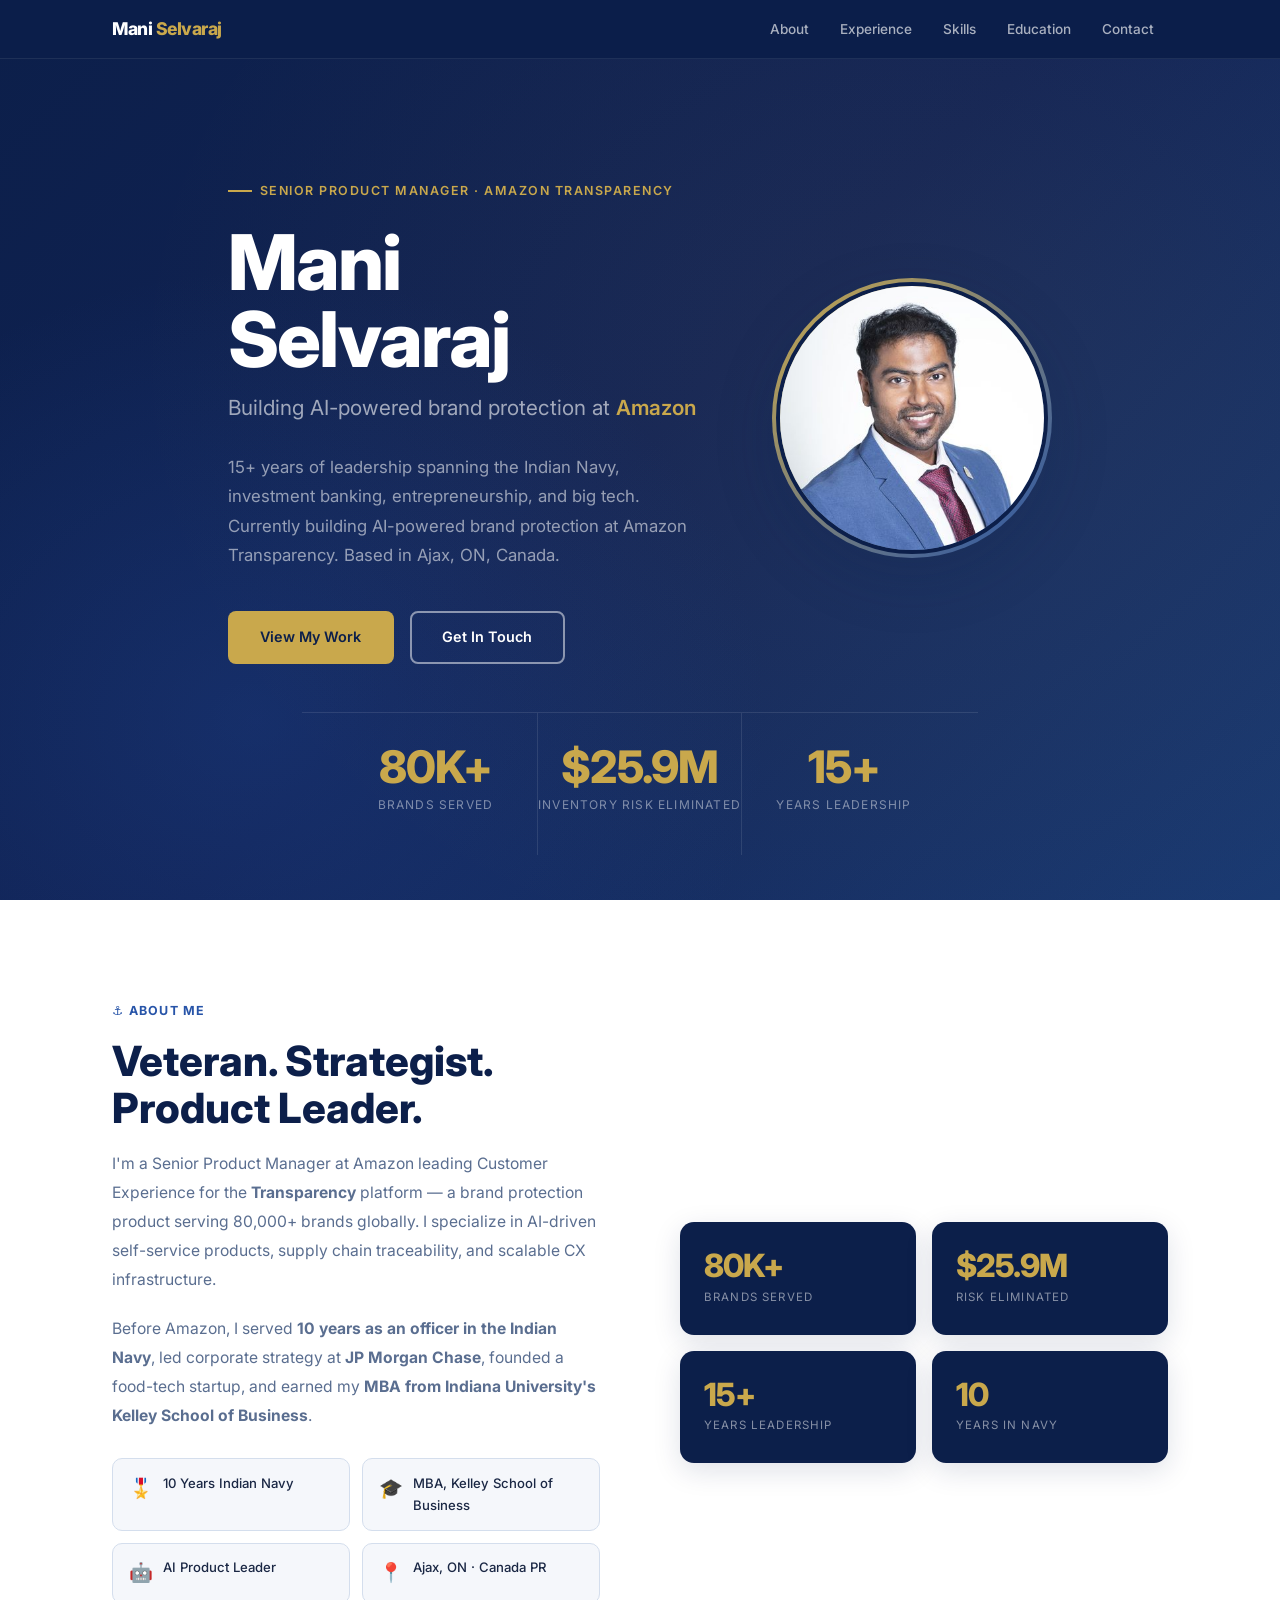
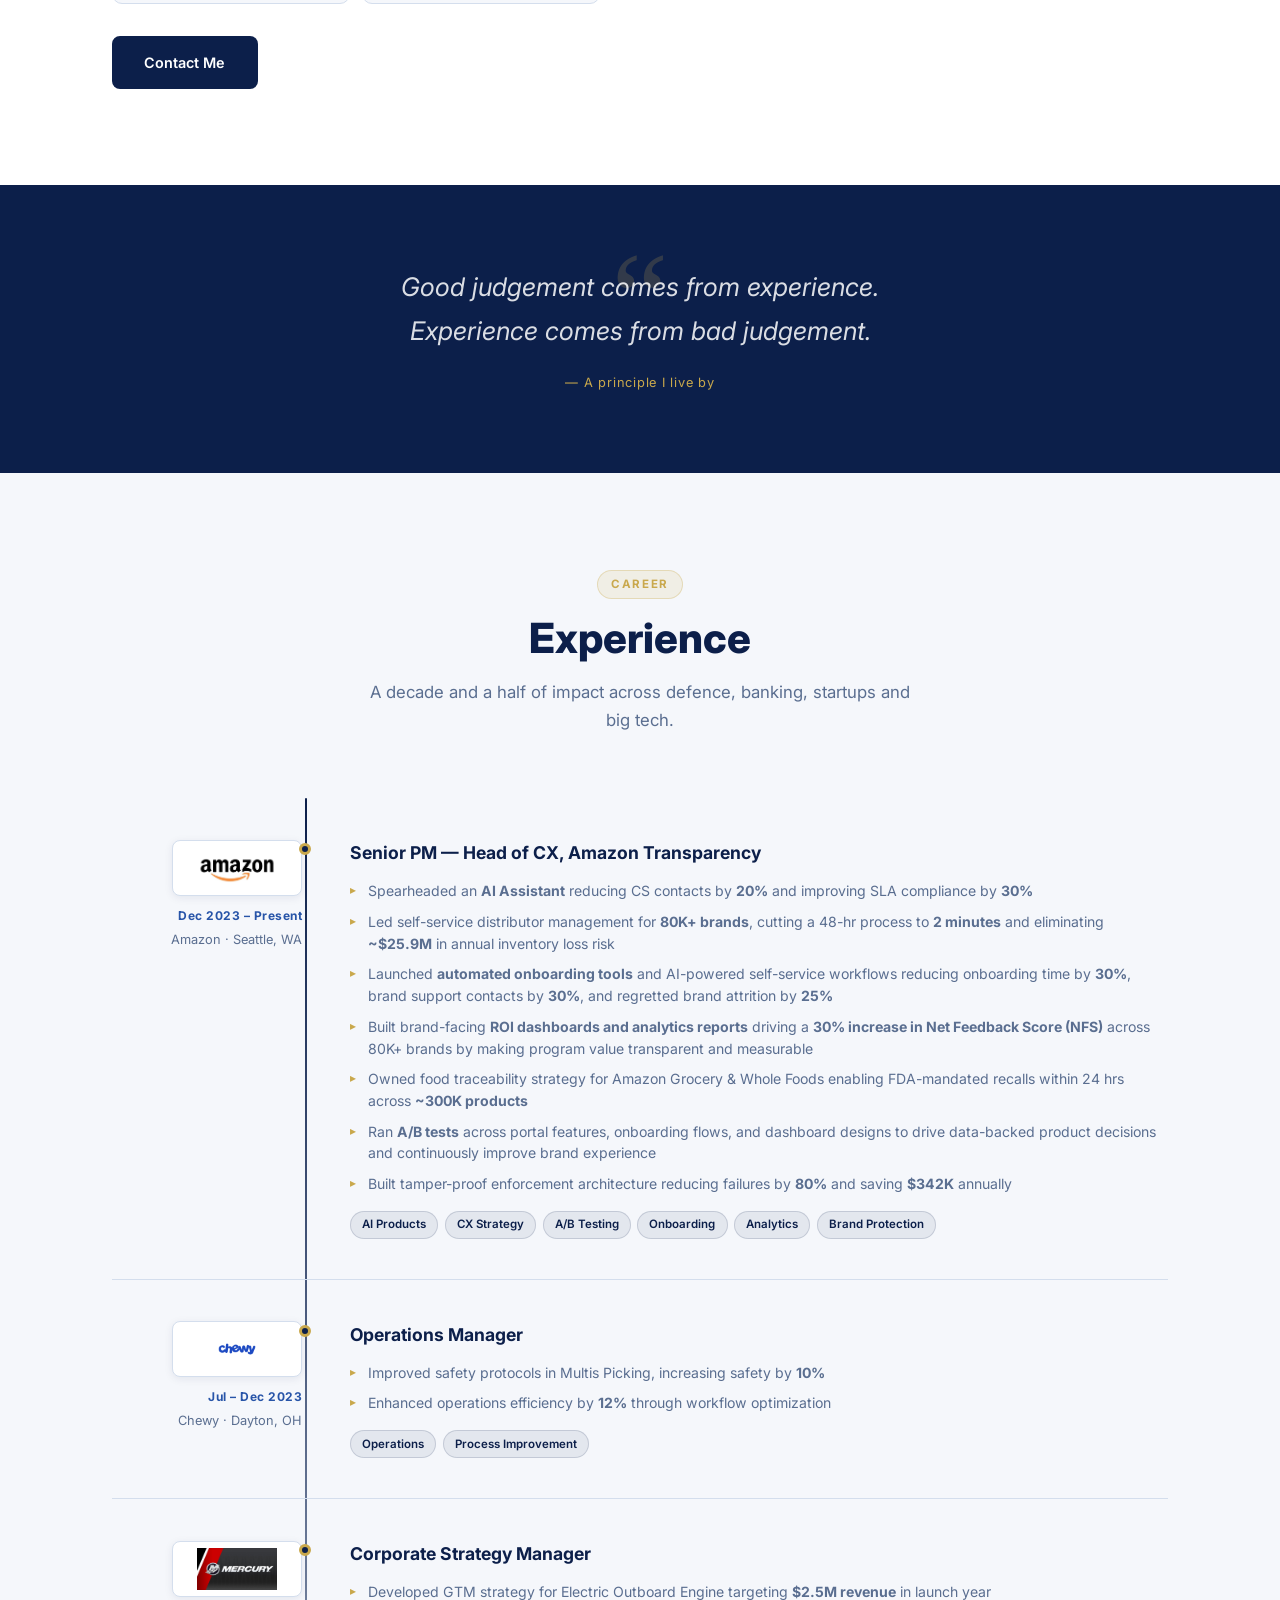
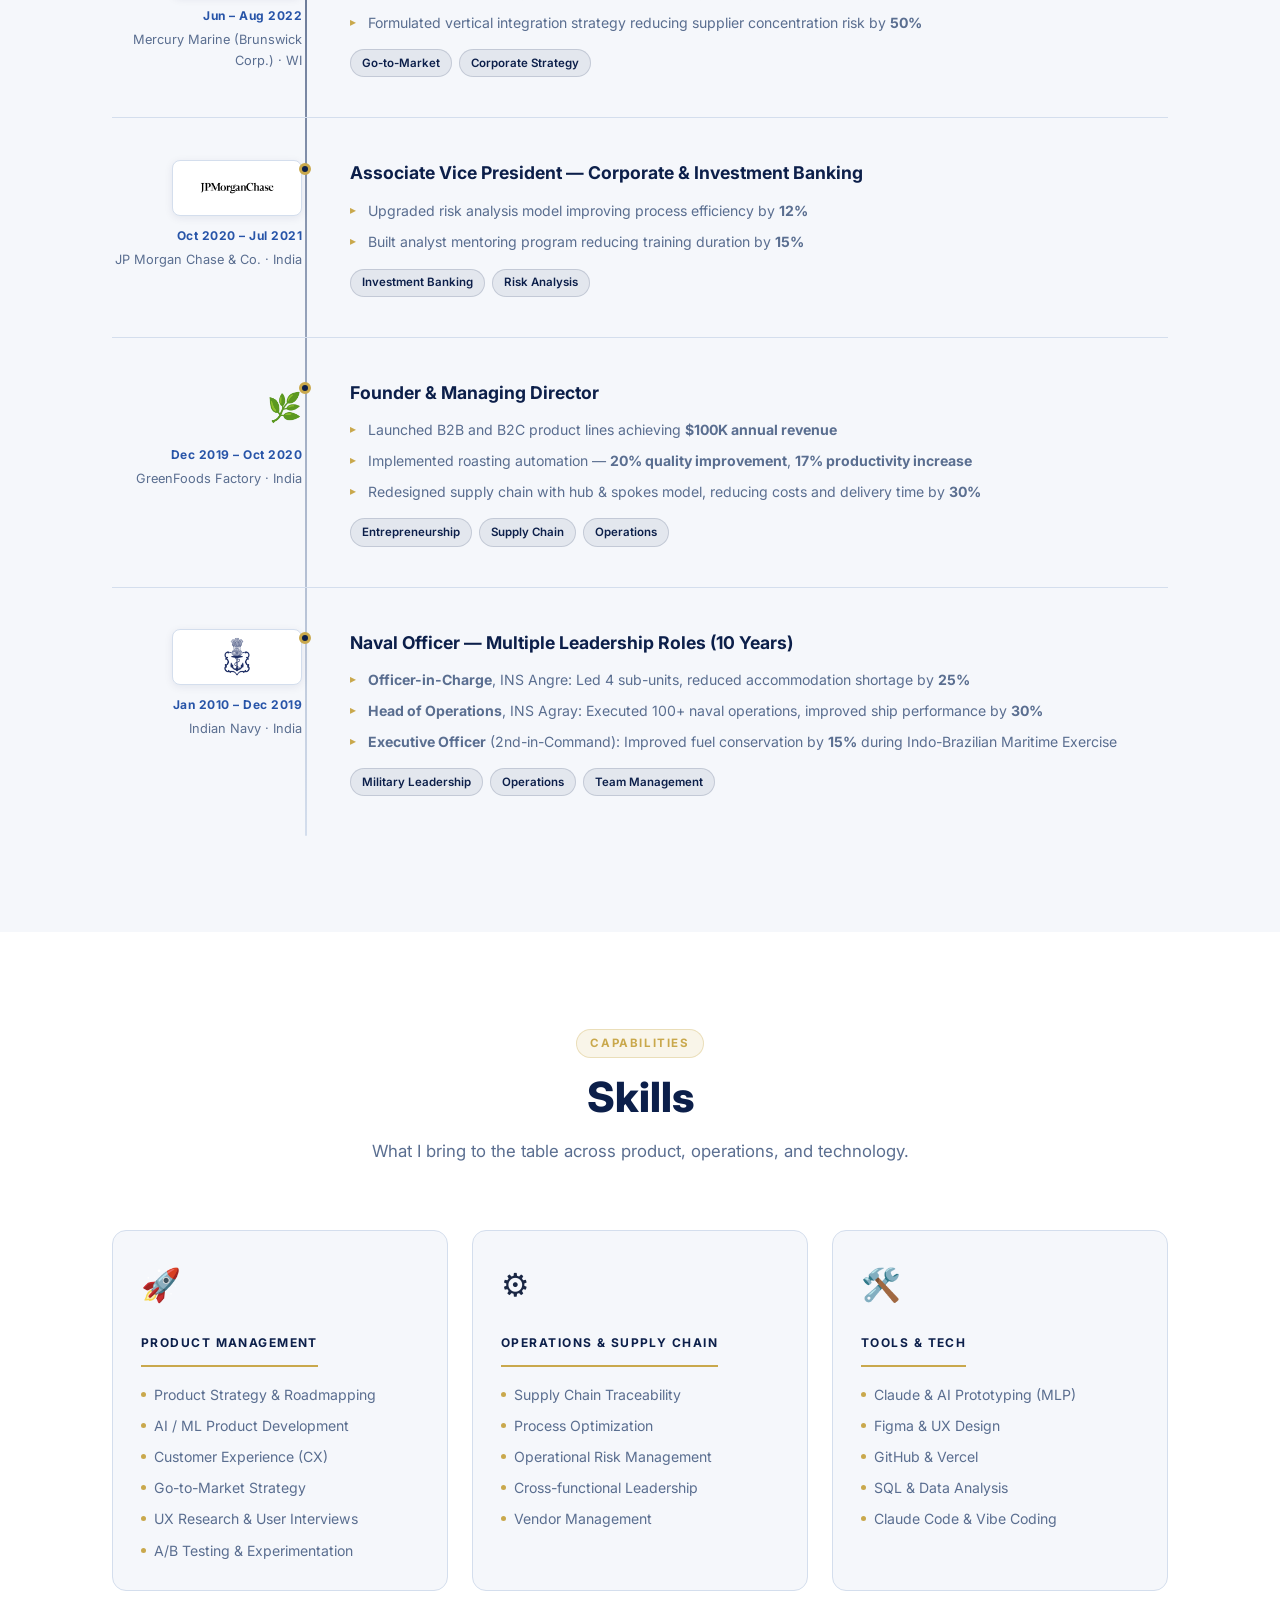
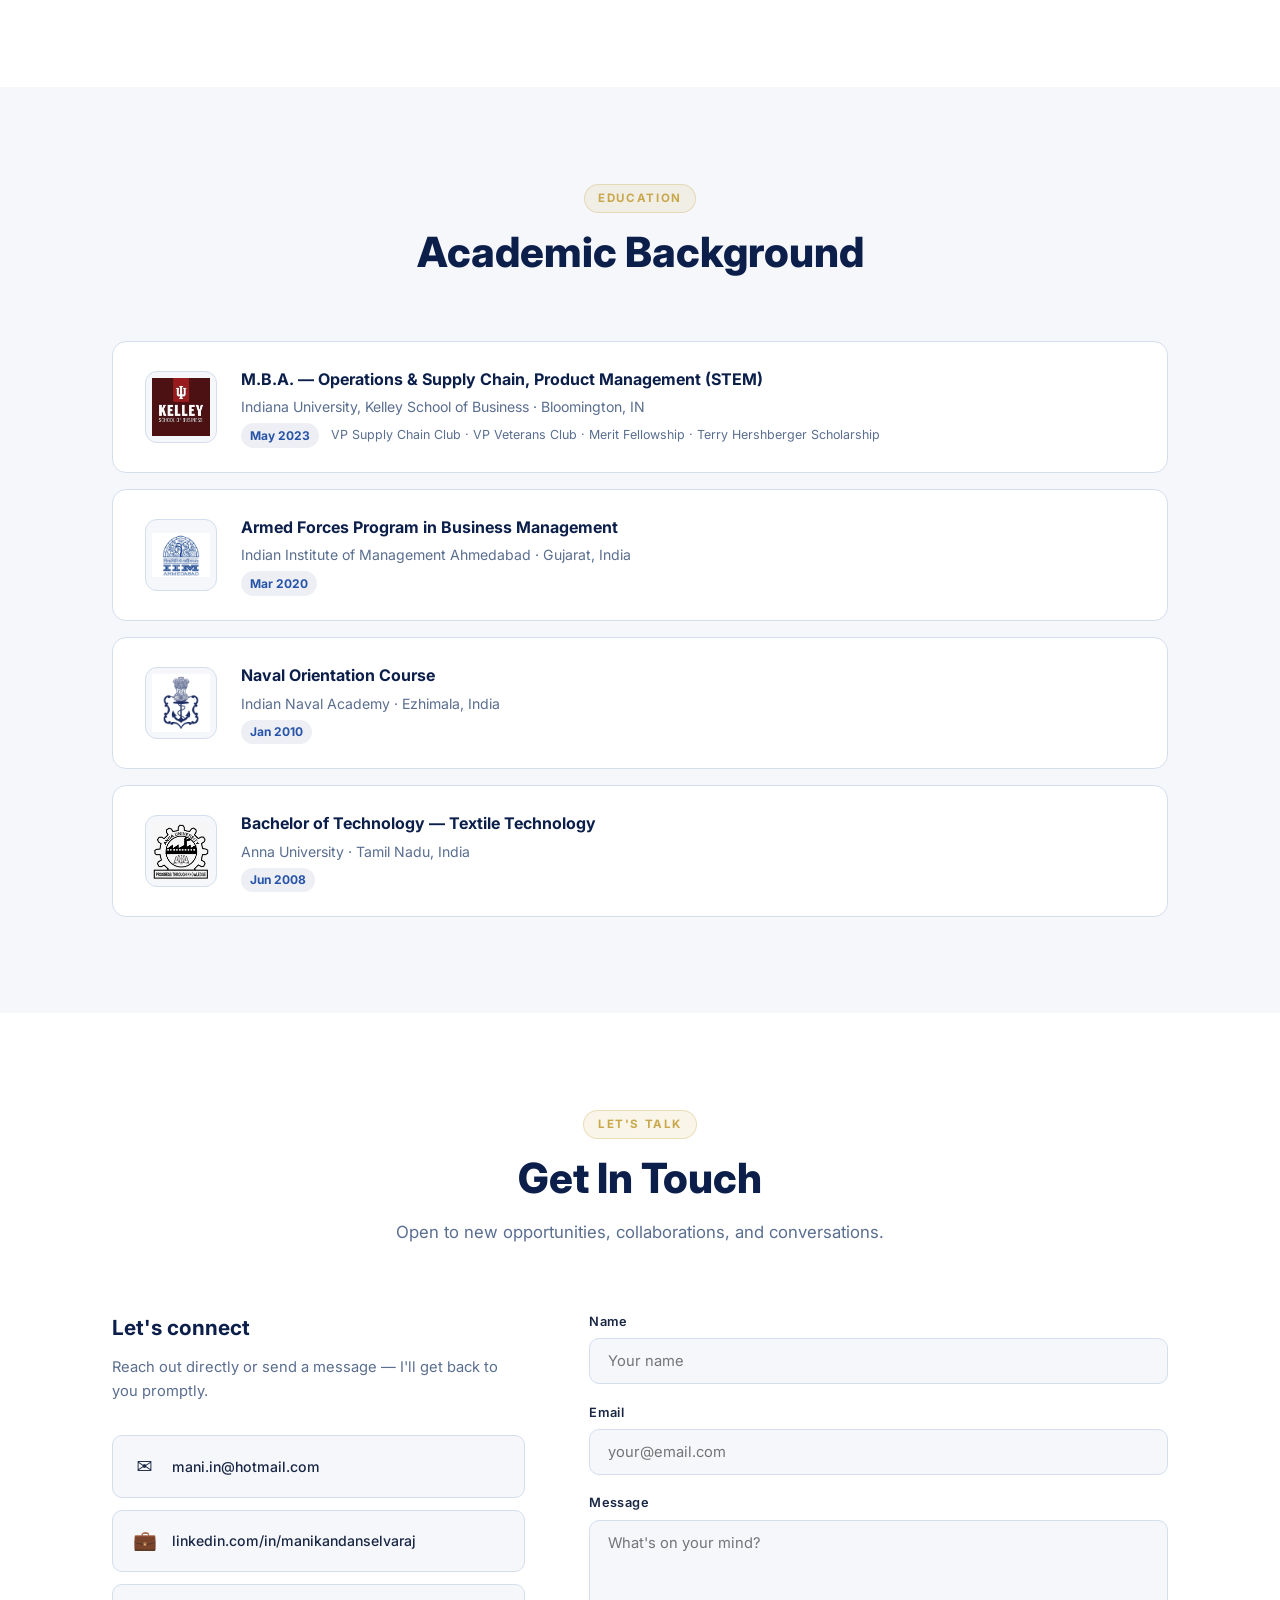
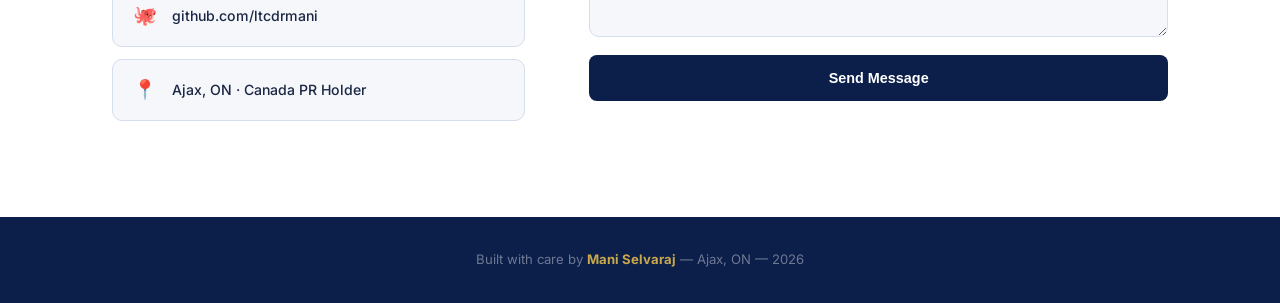
<file: index.html>
<!DOCTYPE html>
<html lang="en">
<head>
  <meta charset="UTF-8" />
  <meta name="viewport" content="width=device-width, initial-scale=1.0" />
  <title>Mani Selvaraj — Senior Product Manager</title>
  <link rel="stylesheet" href="styles.css" />
  <link rel="preconnect" href="https://fonts.googleapis.com" />
  <link rel="preconnect" href="https://fonts.gstatic.com" crossorigin />
  <link href="https://fonts.googleapis.com/css2?family=Inter:wght@300;400;500;600;700;800&display=swap" rel="stylesheet" />
</head>
<body>

  <!-- NAV -->
  <nav class="nav" id="nav">
    <div class="nav__inner">
      <a href="#hero" class="nav__logo">Mani <span>Selvaraj</span></a>
      <ul class="nav__links" id="navLinks">
        <li><a href="#about">About</a></li>
        <li><a href="#experience">Experience</a></li>
        <li><a href="#skills">Skills</a></li>
        <li><a href="#education">Education</a></li>
        <li><a href="#contact">Contact</a></li>
      </ul>
      <button class="nav__burger" id="burger" aria-label="Toggle menu">
        <span></span><span></span><span></span>
      </button>
    </div>
  </nav>

  <!-- HERO -->
  <section class="hero" id="hero">
    <div class="hero__grid">
      <div class="hero__text">
        <span class="hero__eyebrow">Senior Product Manager · Amazon Transparency</span>
        <h1 class="hero__name">Mani<br>Selvaraj</h1>
        <p class="hero__role">Building AI-powered brand protection at <strong>Amazon</strong></p>
        <p class="hero__desc">15+ years of leadership spanning the Indian Navy, investment banking, entrepreneurship, and big tech. Currently building AI-powered brand protection at Amazon Transparency. Based in Ajax, ON, Canada.</p>
        <div class="hero__actions">
          <a href="#experience" class="btn btn--primary">View My Work</a>
          <a href="#contact" class="btn btn--ghost">Get In Touch</a>
        </div>
      </div>
      <div class="hero__photo-wrap">
        <div class="hero__photo-ring">
          <img src="images/photo.jpg" alt="Mani Selvaraj" />
        </div>
      </div>
    </div>
    <div class="hero__stats-bar">
      <div class="hero__stat">
        <div class="hero__stat-num">80K+</div>
        <div class="hero__stat-label">Brands Served</div>
      </div>
      <div class="hero__stat">
        <div class="hero__stat-num">$25.9M</div>
        <div class="hero__stat-label">Inventory Risk Eliminated</div>
      </div>
      <div class="hero__stat">
        <div class="hero__stat-num">15+</div>
        <div class="hero__stat-label">Years Leadership</div>
      </div>
    </div>
  </section>

  <!-- ABOUT -->
  <section class="section about" id="about">
    <div class="container">
      <div class="about__grid reveal">
        <div class="about__body">
          <span class="about__tag">⚓ About Me</span>
          <h2 class="section__title">Veteran. Strategist.<br>Product Leader.</h2>
          <p>I'm a Senior Product Manager at Amazon leading Customer Experience for the <strong>Transparency</strong> platform — a brand protection product serving 80,000+ brands globally. I specialize in AI-driven self-service products, supply chain traceability, and scalable CX infrastructure.</p>
          <p>Before Amazon, I served <strong>10 years as an officer in the Indian Navy</strong>, led corporate strategy at <strong>JP Morgan Chase</strong>, founded a food-tech startup, and earned my <strong>MBA from Indiana University's Kelley School of Business</strong>.</p>
          <div class="about__highlights">
            <div class="highlight"><span class="highlight__icon">🎖️</span><span class="highlight__text">10 Years Indian Navy</span></div>
            <div class="highlight"><span class="highlight__icon">🎓</span><span class="highlight__text">MBA, Kelley School of Business</span></div>
            <div class="highlight"><span class="highlight__icon">🤖</span><span class="highlight__text">AI Product Leader</span></div>
            <div class="highlight"><span class="highlight__icon">📍</span><span class="highlight__text">Ajax, ON · Canada PR</span></div>
          </div>
          <a href="mailto:mani.in@hotmail.com" class="btn btn--navy">Contact Me</a>
        </div>
        <div class="about__visual">
          <div class="about__stats-box">
            <div class="about__stat-item"><span class="about__stat-num">80K+</span><span class="about__stat-lbl">Brands Served</span></div>
            <div class="about__stat-item"><span class="about__stat-num">$25.9M</span><span class="about__stat-lbl">Risk Eliminated</span></div>
            <div class="about__stat-item"><span class="about__stat-num">15+</span><span class="about__stat-lbl">Years Leadership</span></div>
            <div class="about__stat-item"><span class="about__stat-num">10</span><span class="about__stat-lbl">Years in Navy</span></div>
          </div>
        </div>
      </div>
    </div>
  </section>

  <!-- QUOTE -->
  <section class="quote-section">
    <div class="container">
      <blockquote>
        <p>Good judgement comes from experience.<br>Experience comes from bad judgement.</p>
        <cite>— A principle I live by</cite>
      </blockquote>
    </div>
  </section>

  <!-- EXPERIENCE -->
  <section class="section experience" id="experience">
    <div class="container">
      <div class="section__head">
        <span class="section__label">Career</span>
        <h2 class="section__title">Experience</h2>
        <p class="section__sub">A decade and a half of impact across defence, banking, startups and big tech.</p>
      </div>
      <div class="timeline">

        <div class="timeline__item reveal">
          <div class="timeline__left">
            <div class="timeline__logo"><img src="images/amazon.jpg" alt="Amazon" /></div>
            <div class="timeline__date">Dec 2023 – Present</div>
            <div class="timeline__co">Amazon · Seattle, WA</div>
          </div>
          <div class="timeline__right">
            <h3 class="timeline__role">Senior PM — Head of CX, Amazon Transparency</h3>
            <ul class="timeline__bullets">
              <li>Spearheaded an <strong>AI Assistant</strong> reducing CS contacts by <strong>20%</strong> and improving SLA compliance by <strong>30%</strong></li>
              <li>Led self-service distributor management for <strong>80K+ brands</strong>, cutting a 48-hr process to <strong>2 minutes</strong> and eliminating <strong>~$25.9M</strong> in annual inventory loss risk</li>
              <li>Launched <strong>automated onboarding tools</strong> and AI-powered self-service workflows reducing onboarding time by <strong>30%</strong>, brand support contacts by <strong>30%</strong>, and regretted brand attrition by <strong>25%</strong></li>
              <li>Built brand-facing <strong>ROI dashboards and analytics reports</strong> driving a <strong>30% increase in Net Feedback Score (NFS)</strong> across 80K+ brands by making program value transparent and measurable</li>
              <li>Owned food traceability strategy for Amazon Grocery &amp; Whole Foods enabling FDA-mandated recalls within 24 hrs across <strong>~300K products</strong></li>
              <li>Ran <strong>A/B tests</strong> across portal features, onboarding flows, and dashboard designs to drive data-backed product decisions and continuously improve brand experience</li>
              <li>Built tamper-proof enforcement architecture reducing failures by <strong>80%</strong> and saving <strong>$342K</strong> annually</li>
            </ul>
            <div class="timeline__tags">
              <span class="tag">AI Products</span><span class="tag">CX Strategy</span><span class="tag">A/B Testing</span><span class="tag">Onboarding</span><span class="tag">Analytics</span><span class="tag">Brand Protection</span>
            </div>
          </div>
        </div>

        <div class="timeline__item reveal">
          <div class="timeline__left">
            <div class="timeline__logo"><img src="images/chewy.png" alt="Chewy" /></div>
            <div class="timeline__date">Jul – Dec 2023</div>
            <div class="timeline__co">Chewy · Dayton, OH</div>
          </div>
          <div class="timeline__right">
            <h3 class="timeline__role">Operations Manager</h3>
            <ul class="timeline__bullets">
              <li>Improved safety protocols in Multis Picking, increasing safety by <strong>10%</strong></li>
              <li>Enhanced operations efficiency by <strong>12%</strong> through workflow optimization</li>
            </ul>
            <div class="timeline__tags">
              <span class="tag">Operations</span><span class="tag">Process Improvement</span>
            </div>
          </div>
        </div>

        <div class="timeline__item reveal">
          <div class="timeline__left">
            <div class="timeline__logo"><img src="images/mercury.jpg" alt="Mercury Marine" /></div>
            <div class="timeline__date">Jun – Aug 2022</div>
            <div class="timeline__co">Mercury Marine (Brunswick Corp.) · WI</div>
          </div>
          <div class="timeline__right">
            <h3 class="timeline__role">Corporate Strategy Manager</h3>
            <ul class="timeline__bullets">
              <li>Developed GTM strategy for Electric Outboard Engine targeting <strong>$2.5M revenue</strong> in launch year</li>
              <li>Formulated vertical integration strategy reducing supplier concentration risk by <strong>50%</strong></li>
            </ul>
            <div class="timeline__tags">
              <span class="tag">Go-to-Market</span><span class="tag">Corporate Strategy</span>
            </div>
          </div>
        </div>

        <div class="timeline__item reveal">
          <div class="timeline__left">
            <div class="timeline__logo"><img src="images/jpmorgan.png" alt="JP Morgan Chase" /></div>
            <div class="timeline__date">Oct 2020 – Jul 2021</div>
            <div class="timeline__co">JP Morgan Chase &amp; Co. · India</div>
          </div>
          <div class="timeline__right">
            <h3 class="timeline__role">Associate Vice President — Corporate &amp; Investment Banking</h3>
            <ul class="timeline__bullets">
              <li>Upgraded risk analysis model improving process efficiency by <strong>12%</strong></li>
              <li>Built analyst mentoring program reducing training duration by <strong>15%</strong></li>
            </ul>
            <div class="timeline__tags">
              <span class="tag">Investment Banking</span><span class="tag">Risk Analysis</span>
            </div>
          </div>
        </div>

        <div class="timeline__item reveal">
          <div class="timeline__left">
            <div class="timeline__logo"><span class="logo-emoji">🌿</span></div>
            <div class="timeline__date">Dec 2019 – Oct 2020</div>
            <div class="timeline__co">GreenFoods Factory · India</div>
          </div>
          <div class="timeline__right">
            <h3 class="timeline__role">Founder &amp; Managing Director</h3>
            <ul class="timeline__bullets">
              <li>Launched B2B and B2C product lines achieving <strong>$100K annual revenue</strong></li>
              <li>Implemented roasting automation — <strong>20% quality improvement</strong>, <strong>17% productivity increase</strong></li>
              <li>Redesigned supply chain with hub &amp; spokes model, reducing costs and delivery time by <strong>30%</strong></li>
            </ul>
            <div class="timeline__tags">
              <span class="tag">Entrepreneurship</span><span class="tag">Supply Chain</span><span class="tag">Operations</span>
            </div>
          </div>
        </div>

        <div class="timeline__item reveal">
          <div class="timeline__left">
            <div class="timeline__logo"><img src="images/navy.png" alt="Indian Navy" /></div>
            <div class="timeline__date">Jan 2010 – Dec 2019</div>
            <div class="timeline__co">Indian Navy · India</div>
          </div>
          <div class="timeline__right">
            <h3 class="timeline__role">Naval Officer — Multiple Leadership Roles (10 Years)</h3>
            <ul class="timeline__bullets">
              <li><strong>Officer-in-Charge</strong>, INS Angre: Led 4 sub-units, reduced accommodation shortage by <strong>25%</strong></li>
              <li><strong>Head of Operations</strong>, INS Agray: Executed 100+ naval operations, improved ship performance by <strong>30%</strong></li>
              <li><strong>Executive Officer</strong> (2nd-in-Command): Improved fuel conservation by <strong>15%</strong> during Indo-Brazilian Maritime Exercise</li>
            </ul>
            <div class="timeline__tags">
              <span class="tag">Military Leadership</span><span class="tag">Operations</span><span class="tag">Team Management</span>
            </div>
          </div>
        </div>

      </div>
    </div>
  </section>

  <!-- SKILLS -->
  <section class="section skills" id="skills">
    <div class="container">
      <div class="section__head">
        <span class="section__label">Capabilities</span>
        <h2 class="section__title">Skills</h2>
        <p class="section__sub">What I bring to the table across product, operations, and technology.</p>
      </div>
      <div class="skills__grid">
        <div class="skill-card reveal">
          <div class="skill-card__icon">🚀</div>
          <div class="skill-card__title">Product Management</div>
          <ul>
            <li>Product Strategy &amp; Roadmapping</li>
            <li>AI / ML Product Development</li>
            <li>Customer Experience (CX)</li>
            <li>Go-to-Market Strategy</li>
            <li>UX Research &amp; User Interviews</li>
            <li>A/B Testing &amp; Experimentation</li>
          </ul>
        </div>
        <div class="skill-card reveal">
          <div class="skill-card__icon">⚙️</div>
          <div class="skill-card__title">Operations &amp; Supply Chain</div>
          <ul>
            <li>Supply Chain Traceability</li>
            <li>Process Optimization</li>
            <li>Operational Risk Management</li>
            <li>Cross-functional Leadership</li>
            <li>Vendor Management</li>
          </ul>
        </div>
        <div class="skill-card reveal">
          <div class="skill-card__icon">🛠️</div>
          <div class="skill-card__title">Tools &amp; Tech</div>
          <ul>
            <li>Claude &amp; AI Prototyping (MLP)</li>
            <li>Figma &amp; UX Design</li>
            <li>GitHub &amp; Vercel</li>
            <li>SQL &amp; Data Analysis</li>
            <li>Claude Code &amp; Vibe Coding</li>
          </ul>
        </div>
      </div>
    </div>
  </section>

  <!-- EDUCATION -->
  <section class="section education" id="education">
    <div class="container">
      <div class="section__head">
        <span class="section__label">Education</span>
        <h2 class="section__title">Academic Background</h2>
      </div>
      <div class="edu__grid">
        <div class="edu__card reveal">
          <div class="edu__logo"><img src="images/kelley.jpg" alt="Kelley School of Business" /></div>
          <div class="edu__body">
            <div class="edu__degree">M.B.A. — Operations &amp; Supply Chain, Product Management (STEM)</div>
            <div class="edu__school">Indiana University, Kelley School of Business · Bloomington, IN</div>
            <div class="edu__meta">
              <span class="edu__date">May 2023</span>
              <span class="edu__detail">VP Supply Chain Club · VP Veterans Club · Merit Fellowship · Terry Hershberger Scholarship</span>
            </div>
          </div>
        </div>
        <div class="edu__card reveal">
          <div class="edu__logo"><img src="images/iim.jpg" alt="IIM Ahmedabad" /></div>
          <div class="edu__body">
            <div class="edu__degree">Armed Forces Program in Business Management</div>
            <div class="edu__school">Indian Institute of Management Ahmedabad · Gujarat, India</div>
            <div class="edu__meta">
              <span class="edu__date">Mar 2020</span>
            </div>
          </div>
        </div>
        <div class="edu__card reveal">
          <div class="edu__logo"><img src="images/navy.png" alt="Indian Navy" /></div>
          <div class="edu__body">
            <div class="edu__degree">Naval Orientation Course</div>
            <div class="edu__school">Indian Naval Academy · Ezhimala, India</div>
            <div class="edu__meta">
              <span class="edu__date">Jan 2010</span>
            </div>
          </div>
        </div>
        <div class="edu__card reveal">
          <div class="edu__logo"><img src="images/anna.png" alt="Anna University" /></div>
          <div class="edu__body">
            <div class="edu__degree">Bachelor of Technology — Textile Technology</div>
            <div class="edu__school">Anna University · Tamil Nadu, India</div>
            <div class="edu__meta">
              <span class="edu__date">Jun 2008</span>
            </div>
          </div>
        </div>
      </div>
    </div>
  </section>

  <!-- CONTACT -->
  <section class="section contact" id="contact">
    <div class="container">
      <div class="section__head">
        <span class="section__label">Let's Talk</span>
        <h2 class="section__title">Get In Touch</h2>
        <p class="section__sub">Open to new opportunities, collaborations, and conversations.</p>
      </div>
      <div class="contact__grid">
        <div class="contact__info">
          <div class="contact__info-title">Let's connect</div>
          <div class="contact__info-sub">Reach out directly or send a message — I'll get back to you promptly.</div>
          <div class="contact__links">
            <a href="mailto:mani.in@hotmail.com" class="contact__link">
              <span class="contact__link-icon">✉️</span>mani.in@hotmail.com
            </a>
            <a href="https://linkedin.com/in/manikandanselvaraj" target="_blank" rel="noopener" class="contact__link">
              <span class="contact__link-icon">💼</span>linkedin.com/in/manikandanselvaraj
            </a>
            <a href="https://github.com/ltcdrmani" target="_blank" rel="noopener" class="contact__link">
              <span class="contact__link-icon">🐙</span>github.com/ltcdrmani
            </a>
            <div class="contact__link">
              <span class="contact__link-icon">📍</span>Ajax, ON · Canada PR Holder
            </div>
          </div>
        </div>
        <form class="contact__form" id="contactForm">
          <div class="form-group">
            <label for="name">Name</label>
            <input type="text" id="name" name="name" placeholder="Your name" required />
          </div>
          <div class="form-group">
            <label for="email">Email</label>
            <input type="email" id="email" name="email" placeholder="your@email.com" required />
          </div>
          <div class="form-group">
            <label for="message">Message</label>
            <textarea id="message" name="message" rows="5" placeholder="What's on your mind?" required></textarea>
          </div>
          <button type="submit" class="btn btn--navy btn--full">Send Message</button>
        </form>
      </div>
    </div>
  </section>

  <footer class="footer">
    <p>Built with care by <strong>Mani Selvaraj</strong> &mdash; Ajax, ON &mdash; 2026</p>
  </footer>

  <script src="script.js"></script>
</body>
</html>
</file>
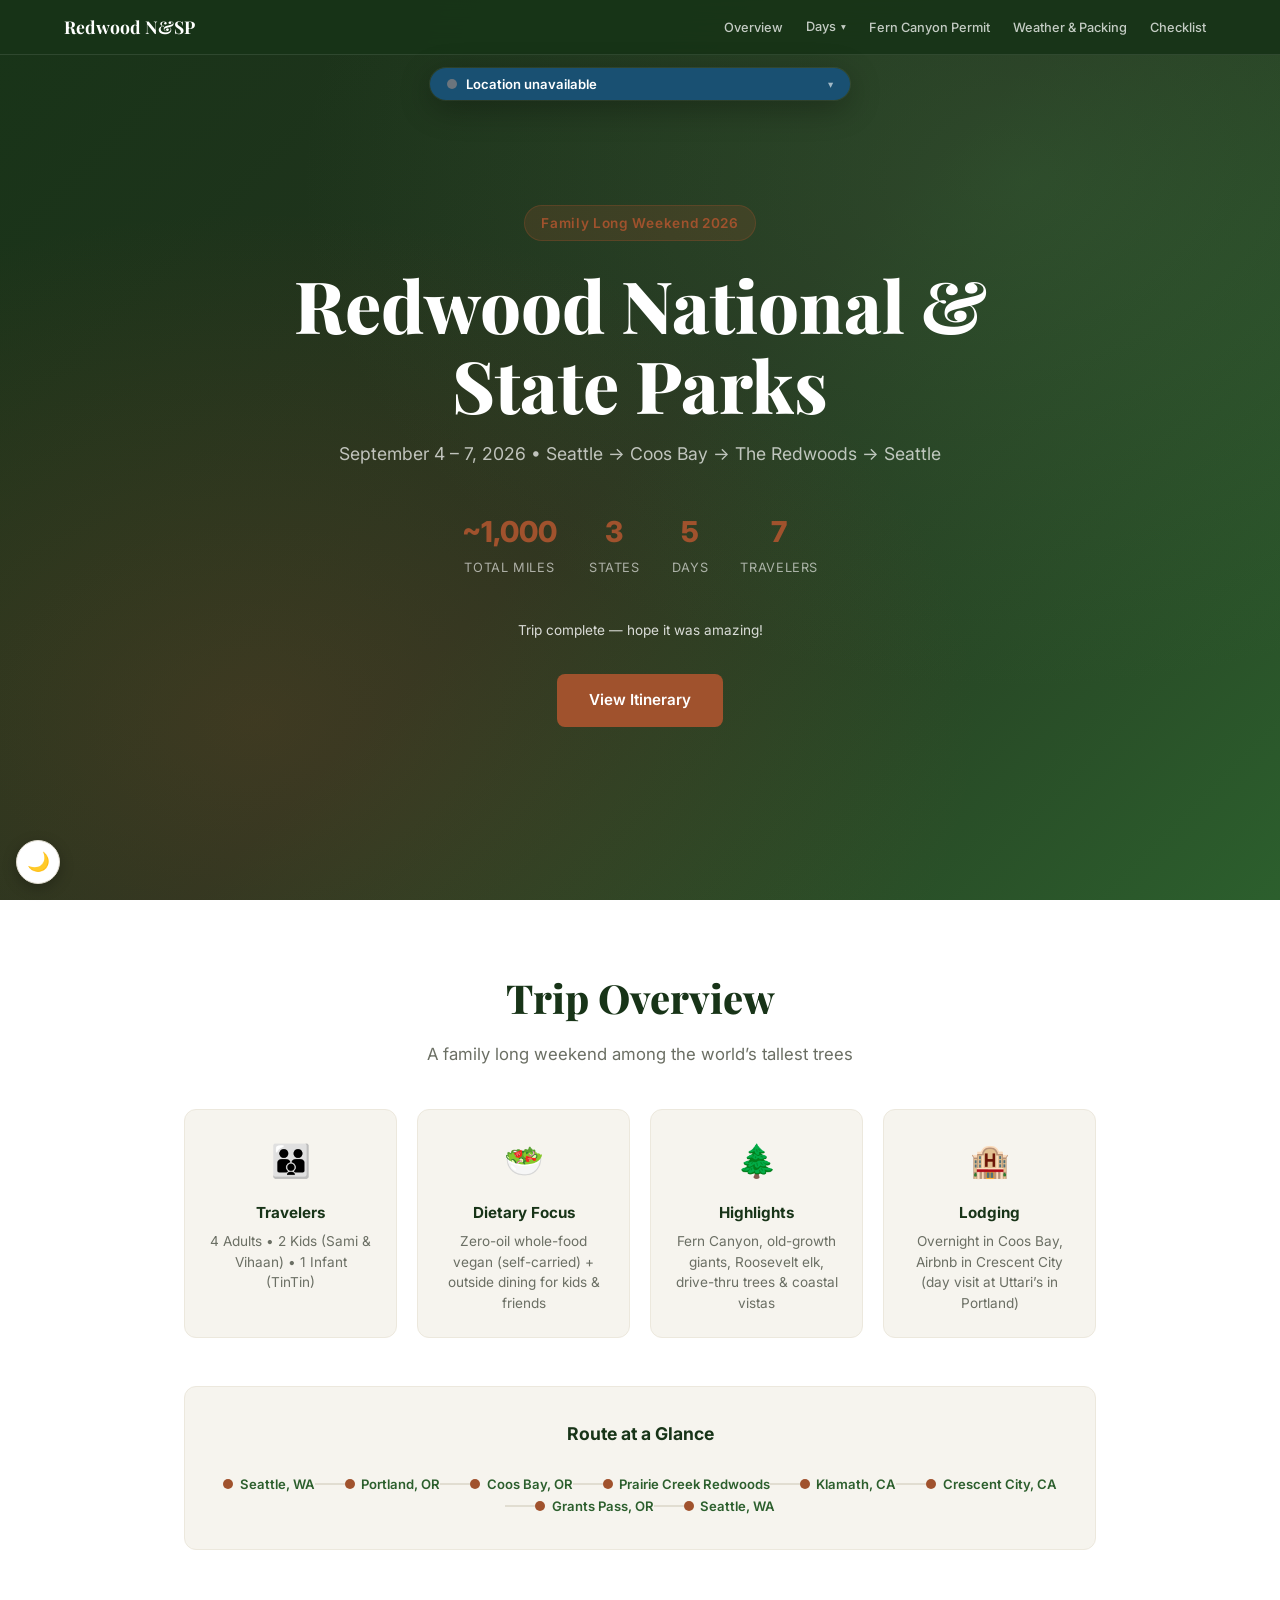
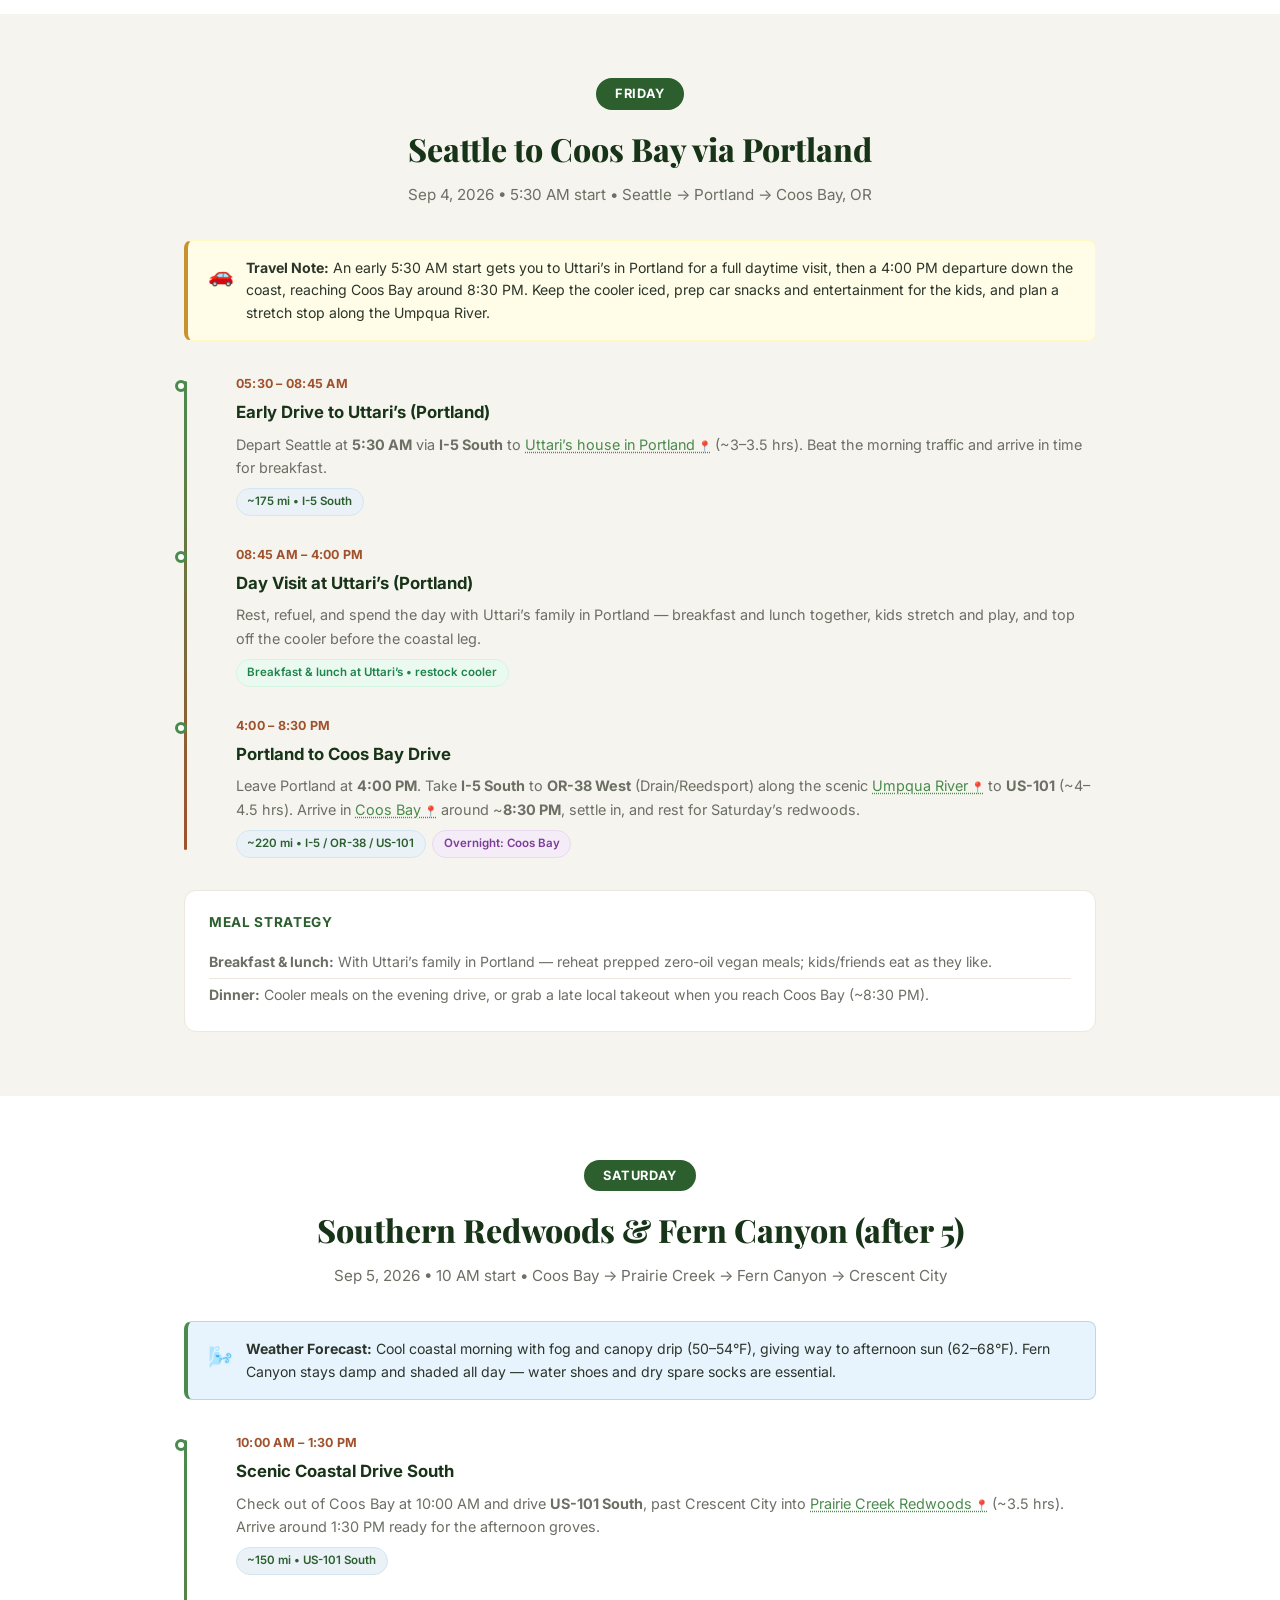
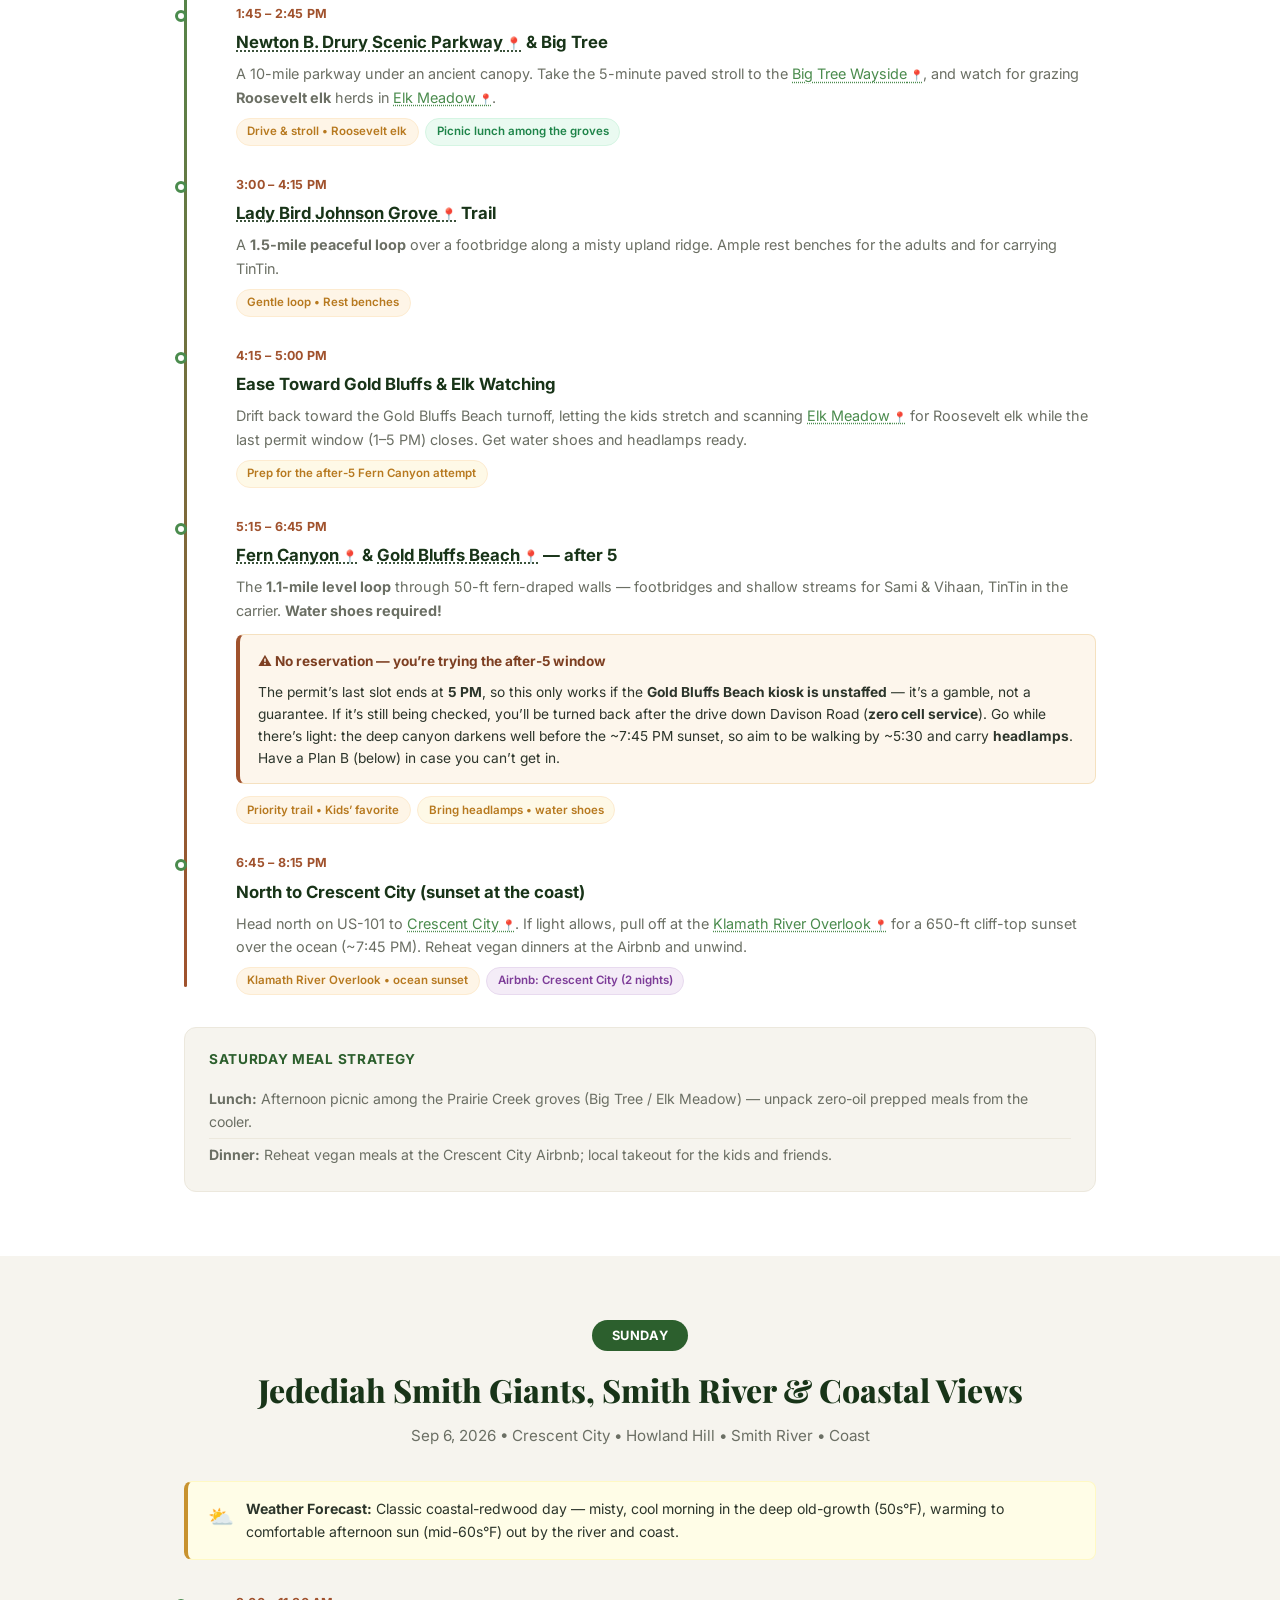
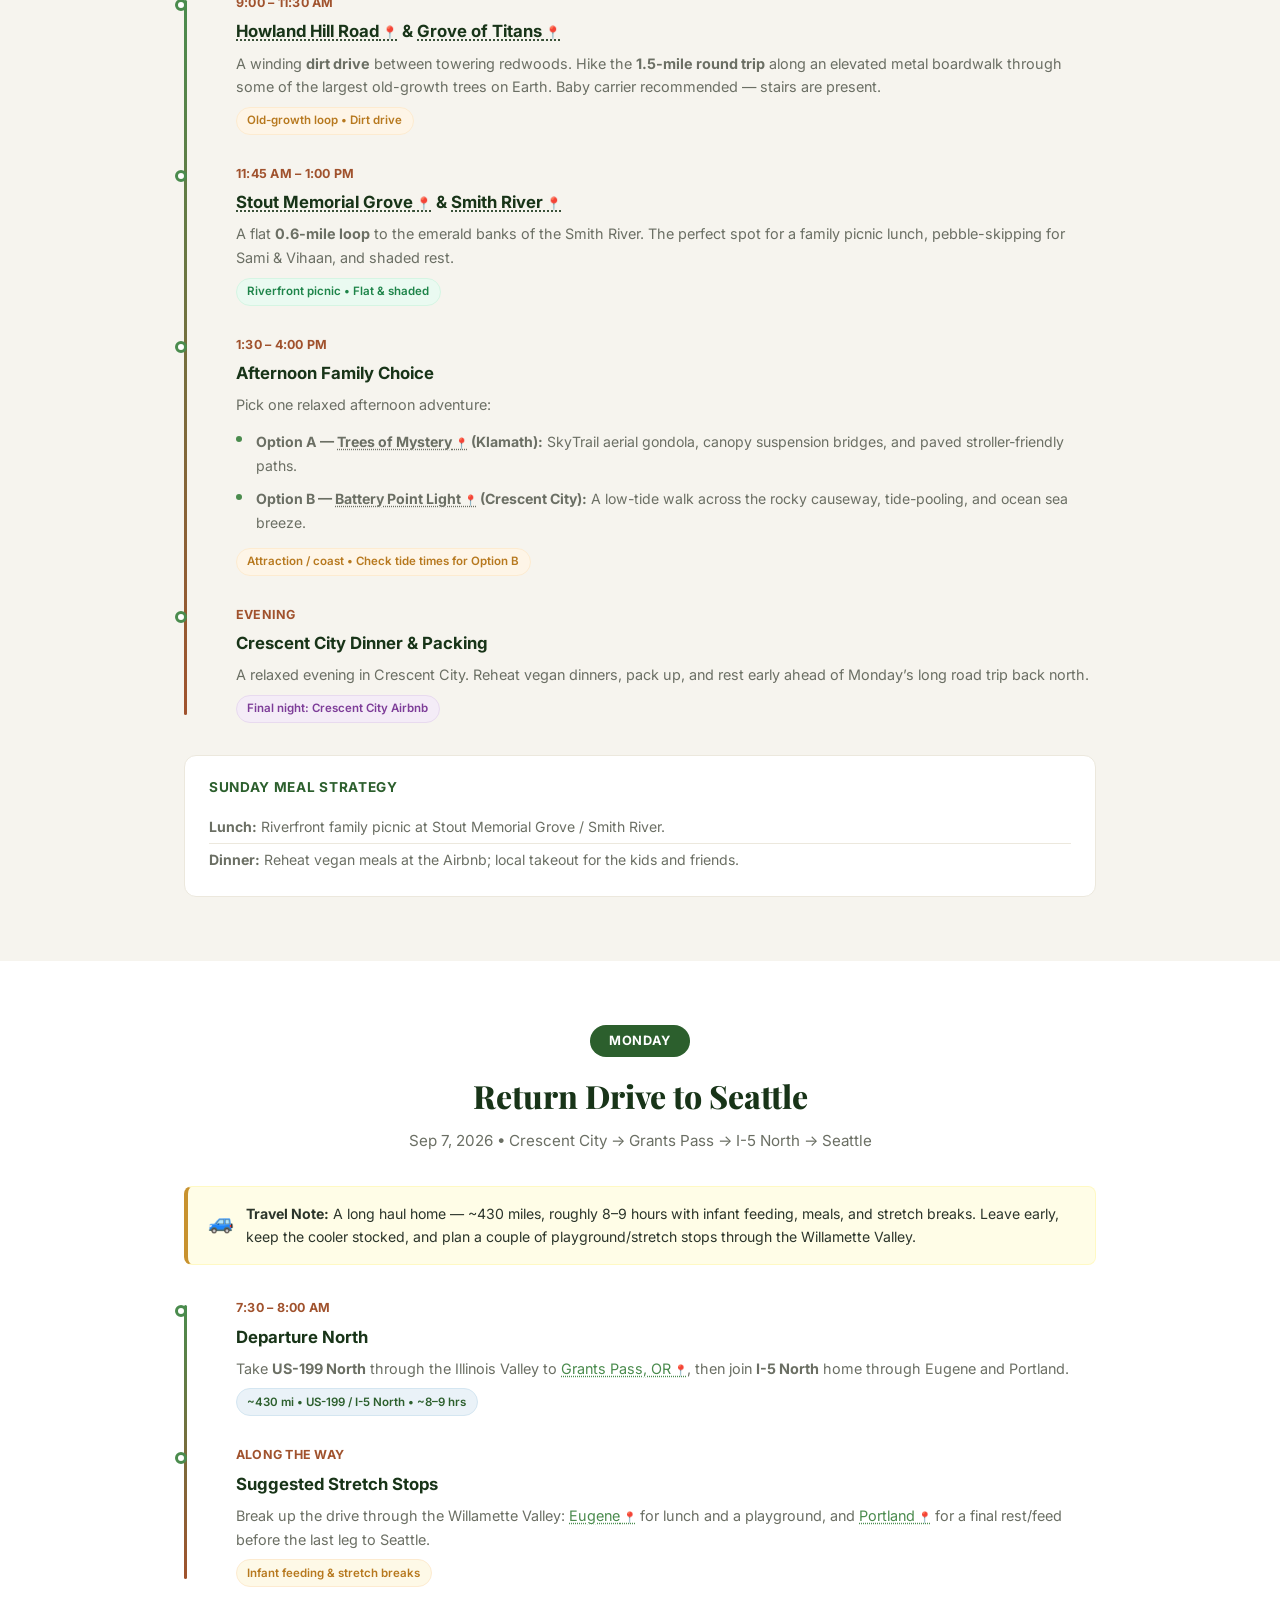
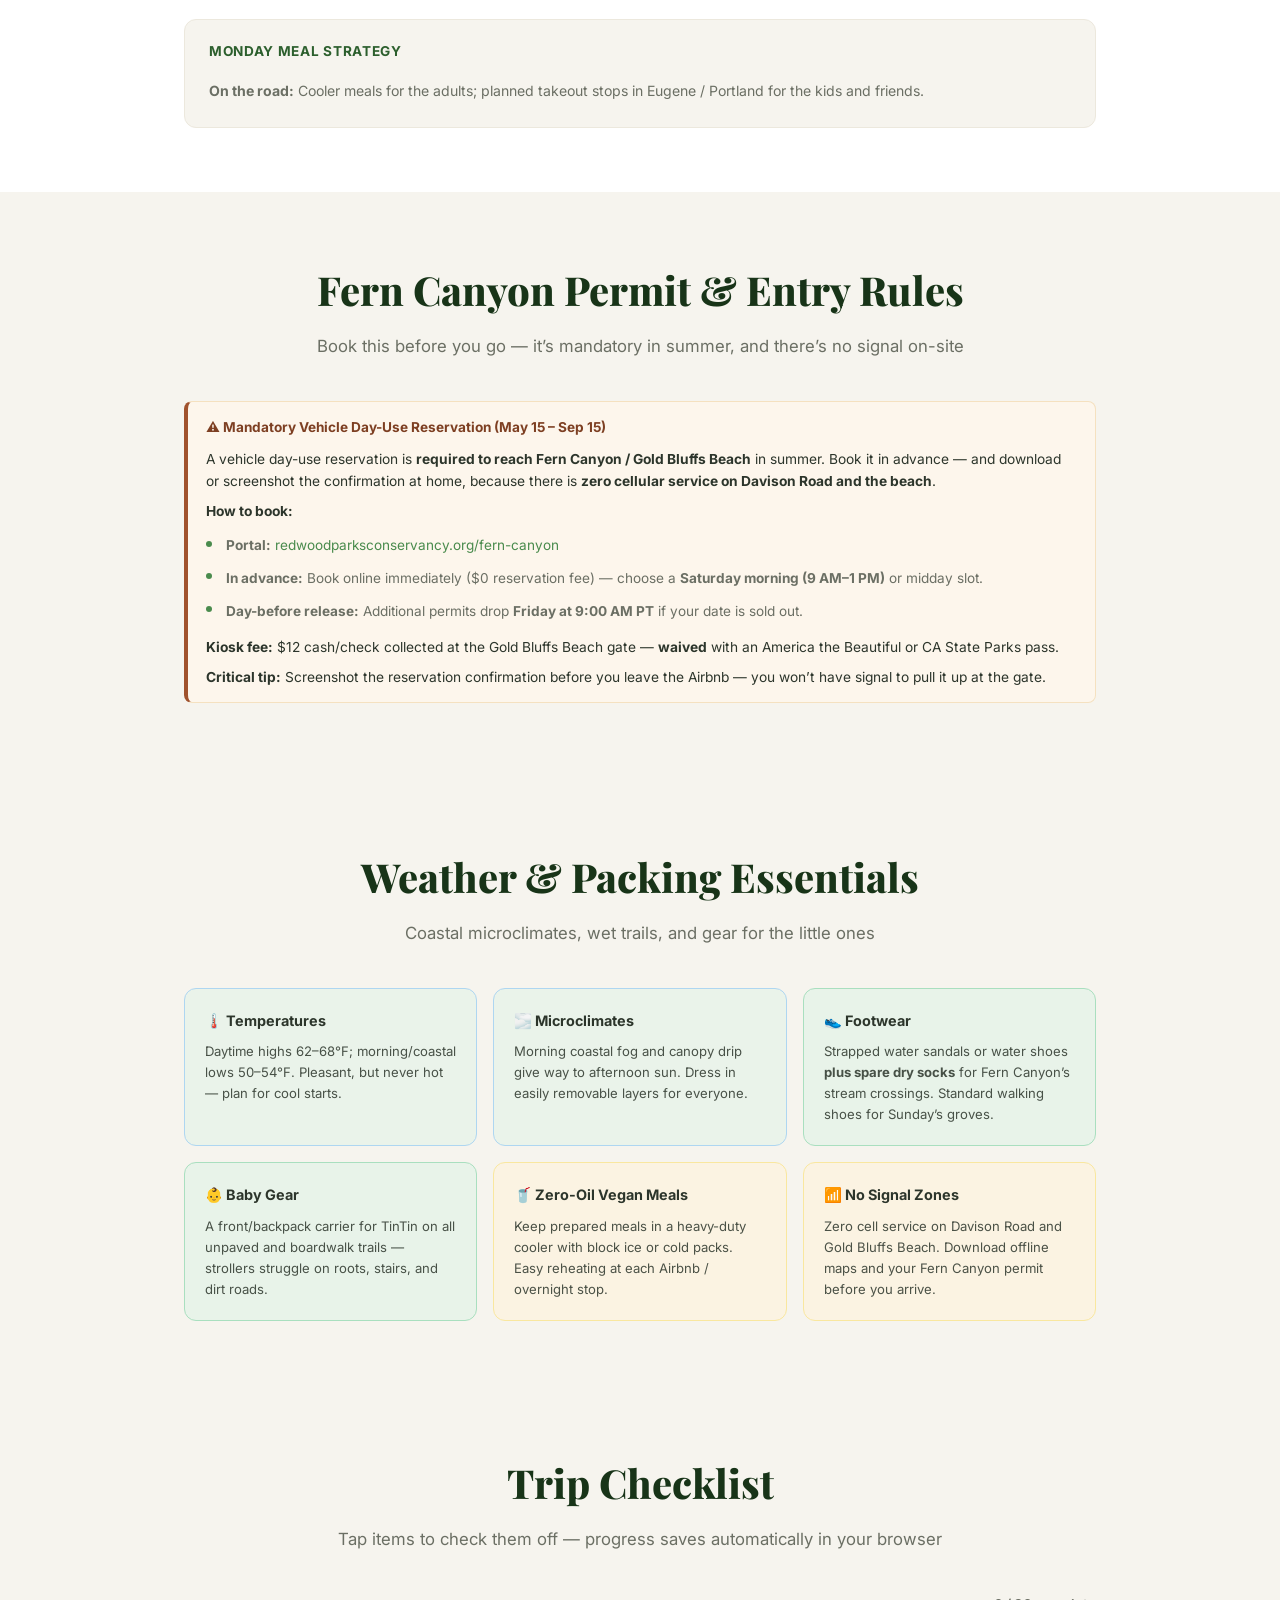
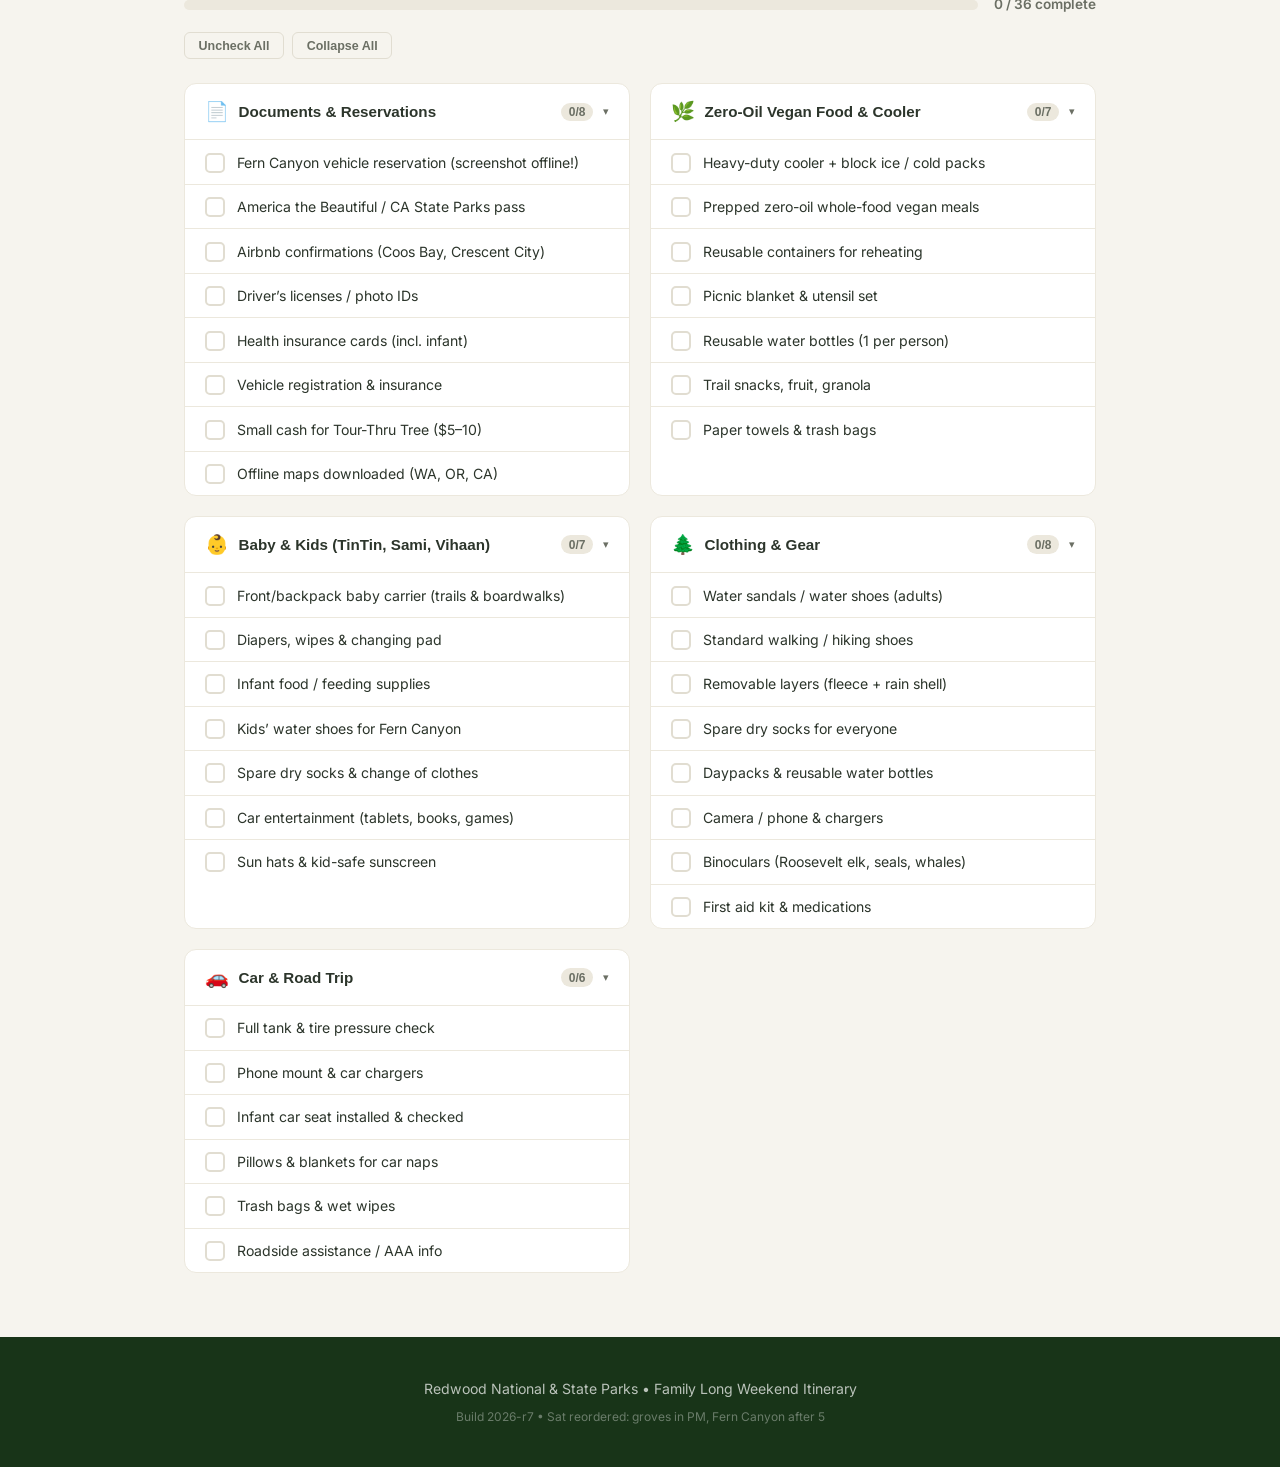
<file: redwood/index.html>
<!DOCTYPE html>
<html lang="en">
<head>
  <meta charset="UTF-8" />
  <meta name="viewport" content="width=device-width, initial-scale=1.0" />
  <title>Redwood National &amp; State Parks &mdash; Family Long Weekend</title>
  <link rel="manifest" href="manifest.webmanifest" />
  <meta name="theme-color" content="#2c5f2d" />
  <meta name="apple-mobile-web-app-capable" content="yes" />
  <meta name="apple-mobile-web-app-status-bar-style" content="black-translucent" />
  <meta name="apple-mobile-web-app-title" content="Redwoods" />
  <link rel="apple-touch-icon" href="icon-192.png" />
  <link rel="icon" type="image/png" href="icon-192.png" />
  <script>try{var t=localStorage.getItem('theme');if(!t&&window.matchMedia&&matchMedia('(prefers-color-scheme: dark)').matches)t='dark';if(t)document.documentElement.setAttribute('data-theme',t);}catch(e){}</script>
  <link rel="stylesheet" href="styles.css?v=7" />
  <link rel="preconnect" href="https://fonts.googleapis.com" />
  <link rel="preconnect" href="https://fonts.gstatic.com" crossorigin />
  <link href="https://fonts.googleapis.com/css2?family=Inter:wght@300;400;500;600;700;800&family=Playfair+Display:wght@700;800&display=swap" rel="stylesheet" />
</head>
<body>

  <nav class="nav" id="nav">
    <div class="nav__inner">
      <a href="#hero" class="nav__logo">Redwood N&amp;SP</a>
      <ul class="nav__links" id="navLinks">
        <li><a href="#overview">Overview</a></li>
        <li class="nav__dropdown">
          <button class="nav__dropdown-btn" aria-expanded="false">Days <span class="nav__dropdown-arrow">&#9662;</span></button>
          <ul class="nav__dropdown-menu">
            <li><a href="#day1">Fri &mdash; Seattle to Coos Bay</a></li>
            <li><a href="#day2">Sat &mdash; Fern Canyon &amp; Klamath</a></li>
            <li><a href="#day3">Sun &mdash; Jedediah Smith Giants</a></li>
            <li><a href="#day4">Mon &mdash; Return to Seattle</a></li>
          </ul>
        </li>
        <li><a href="#permit">Fern Canyon Permit</a></li>
        <li><a href="#info">Weather &amp; Packing</a></li>
        <li><a href="#checklist">Checklist</a></li>
      </ul>
      <button class="nav__burger" id="burger" aria-label="Toggle menu">
        <span></span><span></span><span></span>
      </button>
    </div>
  </nav>

  <section class="hero" id="hero">
    <div class="hero__overlay"></div>
    <div class="hero__content">
      <p class="hero__label">Family Long Weekend 2026</p>
      <h1 class="hero__title">Redwood National &amp; State Parks</h1>
      <p class="hero__subtitle">September 4 &ndash; 7, 2026 &bull; Seattle &rarr; Coos Bay &rarr; The Redwoods &rarr; Seattle</p>
      <div class="hero__stats">
        <div class="stat">
          <span class="stat__number">~1,000</span>
          <span class="stat__label">Total Miles</span>
        </div>
        <div class="stat">
          <span class="stat__number">3</span>
          <span class="stat__label">States</span>
        </div>
        <div class="stat">
          <span class="stat__number">5</span>
          <span class="stat__label">Days</span>
        </div>
        <div class="stat">
          <span class="stat__number">7</span>
          <span class="stat__label">Travelers</span>
        </div>
      </div>
      <div class="trip-progress" id="tripProgress" hidden></div>
      <a href="#overview" class="btn btn--primary">View Itinerary</a>
    </div>
  </section>

  <section class="section overview" id="overview">
    <div class="container">
      <h2 class="section__title">Trip Overview</h2>
      <p class="section__subtitle">A family long weekend among the world&rsquo;s tallest trees</p>
      <div class="overview__grid">
        <div class="overview__card">
          <div class="overview__icon">&#x1F46A;</div>
          <h3>Travelers</h3>
          <p>4 Adults &bull; 2 Kids (Sami &amp; Vihaan) &bull; 1 Infant (TinTin)</p>
        </div>
        <div class="overview__card">
          <div class="overview__icon">&#x1F957;</div>
          <h3>Dietary Focus</h3>
          <p>Zero-oil whole-food vegan (self-carried) + outside dining for kids &amp; friends</p>
        </div>
        <div class="overview__card">
          <div class="overview__icon">&#x1F332;</div>
          <h3>Highlights</h3>
          <p>Fern Canyon, old-growth giants, Roosevelt elk, drive-thru trees &amp; coastal vistas</p>
        </div>
        <div class="overview__card">
          <div class="overview__icon">&#x1F3E8;</div>
          <h3>Lodging</h3>
          <p>Overnight in Coos Bay, Airbnb in Crescent City (day visit at Uttari&rsquo;s in Portland)</p>
        </div>
      </div>
      <div class="route-summary">
        <h3>Route at a Glance</h3>
        <div class="route-stops">
          <div class="route-stop"><span class="route-dot"></span><span>Seattle, WA</span></div>
          <div class="route-line"></div>
          <div class="route-stop"><span class="route-dot"></span><span>Portland, OR</span></div>
          <div class="route-line"></div>
          <div class="route-stop"><span class="route-dot"></span><span>Coos Bay, OR</span></div>
          <div class="route-line"></div>
          <div class="route-stop"><span class="route-dot"></span><span>Prairie Creek Redwoods</span></div>
          <div class="route-line"></div>
          <div class="route-stop"><span class="route-dot"></span><span>Klamath, CA</span></div>
          <div class="route-line"></div>
          <div class="route-stop"><span class="route-dot"></span><span>Crescent City, CA</span></div>
          <div class="route-line"></div>
          <div class="route-stop"><span class="route-dot"></span><span>Grants Pass, OR</span></div>
          <div class="route-line"></div>
          <div class="route-stop"><span class="route-dot"></span><span>Seattle, WA</span></div>
        </div>
      </div>
    </div>
  </section>

  <!-- DAY 1: FRIDAY -->
  <section class="section day-section day-section--alt" id="day1">
    <div class="container">
      <div class="day-header">
        <span class="day-header__badge">Friday</span>
        <h2 class="day-header__title">Seattle to Coos Bay via Portland</h2>
        <p class="day-header__date">Sep 4, 2026 &bull; 5:30 AM start &bull; Seattle &rarr; Portland &rarr; Coos Bay, OR</p>
      </div>

      <div class="weather-bar">
        <span class="weather-bar__icon">&#128663;</span>
        <div>
          <strong>Travel Note:</strong> An early 5:30 AM start gets you to Uttari&rsquo;s in Portland for a full daytime visit, then a 4:00 PM departure down the coast, reaching Coos Bay around 8:30 PM. Keep the cooler iced, prep car snacks and entertainment for the kids, and plan a stretch stop along the Umpqua River.
        </div>
      </div>

      <div class="timeline">
        <div class="timeline__item">
          <div class="timeline__time">05:30 &ndash; 08:45 AM</div>
          <div class="timeline__content">
            <h3>Early Drive to Uttari&rsquo;s (Portland)</h3>
            <p>Depart Seattle at <strong>5:30 AM</strong> via <strong>I-5 South</strong> to <a href="https://www.google.com/maps/search/?api=1&query=Portland+OR" class="map-link" target="_blank" rel="noopener">Uttari&rsquo;s house in Portland</a> (~3&ndash;3.5 hrs). Beat the morning traffic and arrive in time for breakfast.</p>
            <div class="timeline__meta">
              <span class="meta-tag meta-tag--drive">~175 mi &bull; I-5 South</span>
            </div>
          </div>
        </div>
        <div class="timeline__item">
          <div class="timeline__time">08:45 AM &ndash; 4:00 PM</div>
          <div class="timeline__content">
            <h3>Day Visit at Uttari&rsquo;s (Portland)</h3>
            <p>Rest, refuel, and spend the day with Uttari&rsquo;s family in Portland &mdash; breakfast and lunch together, kids stretch and play, and top off the cooler before the coastal leg.</p>
            <div class="timeline__meta">
              <span class="meta-tag meta-tag--food">Breakfast &amp; lunch at Uttari&rsquo;s &bull; restock cooler</span>
            </div>
          </div>
        </div>
        <div class="timeline__item">
          <div class="timeline__time">4:00 &ndash; 8:30 PM</div>
          <div class="timeline__content">
            <h3>Portland to Coos Bay Drive</h3>
            <p>Leave Portland at <strong>4:00 PM</strong>. Take <strong>I-5 South</strong> to <strong>OR-38 West</strong> (Drain/Reedsport) along the scenic <a href="https://www.google.com/maps/search/?api=1&query=Umpqua+River+Oregon" class="map-link" target="_blank" rel="noopener">Umpqua River</a> to <strong>US-101</strong> (~4&ndash;4.5 hrs). Arrive in <a href="https://www.google.com/maps/search/?api=1&query=Coos+Bay+OR" class="map-link" target="_blank" rel="noopener">Coos Bay</a> around ~<strong>8:30 PM</strong>, settle in, and rest for Saturday&rsquo;s redwoods.</p>
            <div class="timeline__meta">
              <span class="meta-tag meta-tag--drive">~220 mi &bull; I-5 / OR-38 / US-101</span>
              <span class="meta-tag meta-tag--hotel">Overnight: Coos Bay</span>
            </div>
          </div>
        </div>
      </div>

      <div class="meal-box">
        <h4>Meal Strategy</h4>
        <ul>
          <li><strong>Breakfast &amp; lunch:</strong> With Uttari&rsquo;s family in Portland &mdash; reheat prepped zero-oil vegan meals; kids/friends eat as they like.</li>
          <li><strong>Dinner:</strong> Cooler meals on the evening drive, or grab a late local takeout when you reach Coos Bay (~8:30 PM).</li>
        </ul>
      </div>
    </div>
  </section>

  <!-- DAY 2: SATURDAY -->
  <section class="section day-section" id="day2">
    <div class="container">
      <div class="day-header">
        <span class="day-header__badge">Saturday</span>
        <h2 class="day-header__title">Southern Redwoods &amp; Fern Canyon (after 5)</h2>
        <p class="day-header__date">Sep 5, 2026 &bull; 10 AM start &bull; Coos Bay &rarr; Prairie Creek &rarr; Fern Canyon &rarr; Crescent City</p>
      </div>

      <div class="weather-bar weather-bar--cold">
        <span class="weather-bar__icon">&#127788;&#65039;</span>
        <div>
          <strong>Weather Forecast:</strong> Cool coastal morning with fog and canopy drip (50&ndash;54&deg;F), giving way to afternoon sun (62&ndash;68&deg;F). Fern Canyon stays damp and shaded all day &mdash; water shoes and dry spare socks are essential.
        </div>
      </div>

      <div class="timeline">
        <div class="timeline__item">
          <div class="timeline__time">10:00 AM &ndash; 1:30 PM</div>
          <div class="timeline__content">
            <h3>Scenic Coastal Drive South</h3>
            <p>Check out of Coos Bay at 10:00 AM and drive <strong>US-101 South</strong>, past Crescent City into <a href="https://www.google.com/maps/search/?api=1&query=Prairie+Creek+Redwoods+State+Park" class="map-link" target="_blank" rel="noopener">Prairie Creek Redwoods</a> (~3.5 hrs). Arrive around 1:30 PM ready for the afternoon groves.</p>
            <div class="timeline__meta">
              <span class="meta-tag meta-tag--drive">~150 mi &bull; US-101 South</span>
            </div>
          </div>
        </div>
        <div class="timeline__item">
          <div class="timeline__time">1:45 &ndash; 2:45 PM</div>
          <div class="timeline__content">
            <h3><a href="https://www.google.com/maps/search/?api=1&query=Newton+B+Drury+Scenic+Parkway" class="map-link" target="_blank" rel="noopener">Newton B. Drury Scenic Parkway</a> &amp; Big Tree</h3>
            <p>A 10-mile parkway under an ancient canopy. Take the 5-minute paved stroll to the <a href="https://www.google.com/maps/search/?api=1&query=Big+Tree+Wayside+Prairie+Creek" class="map-link" target="_blank" rel="noopener">Big Tree Wayside</a>, and watch for grazing <strong>Roosevelt elk</strong> herds in <a href="https://www.google.com/maps/search/?api=1&query=Elk+Meadow+Prairie+Creek+Redwoods" class="map-link" target="_blank" rel="noopener">Elk Meadow</a>.</p>
            <div class="timeline__meta">
              <span class="meta-tag meta-tag--sight">Drive &amp; stroll &bull; Roosevelt elk</span>
              <span class="meta-tag meta-tag--food">Picnic lunch among the groves</span>
            </div>
          </div>
        </div>
        <div class="timeline__item">
          <div class="timeline__time">3:00 &ndash; 4:15 PM</div>
          <div class="timeline__content">
            <h3><a href="https://www.google.com/maps/search/?api=1&query=Lady+Bird+Johnson+Grove" class="map-link" target="_blank" rel="noopener">Lady Bird Johnson Grove</a> Trail</h3>
            <p>A <strong>1.5-mile peaceful loop</strong> over a footbridge along a misty upland ridge. Ample rest benches for the adults and for carrying TinTin.</p>
            <div class="timeline__meta">
              <span class="meta-tag meta-tag--sight">Gentle loop &bull; Rest benches</span>
            </div>
          </div>
        </div>
        <div class="timeline__item">
          <div class="timeline__time">4:15 &ndash; 5:00 PM</div>
          <div class="timeline__content">
            <h3>Ease Toward Gold Bluffs &amp; Elk Watching</h3>
            <p>Drift back toward the Gold Bluffs Beach turnoff, letting the kids stretch and scanning <a href="https://www.google.com/maps/search/?api=1&query=Elk+Meadow+Prairie+Creek+Redwoods" class="map-link" target="_blank" rel="noopener">Elk Meadow</a> for Roosevelt elk while the last permit window (1&ndash;5 PM) closes. Get water shoes and headlamps ready.</p>
            <div class="timeline__meta">
              <span class="meta-tag meta-tag--info">Prep for the after-5 Fern Canyon attempt</span>
            </div>
          </div>
        </div>
        <div class="timeline__item">
          <div class="timeline__time">5:15 &ndash; 6:45 PM</div>
          <div class="timeline__content">
            <h3><a href="https://www.google.com/maps/search/?api=1&query=Fern+Canyon+Prairie+Creek+Redwoods" class="map-link" target="_blank" rel="noopener">Fern Canyon</a> &amp; <a href="https://www.google.com/maps/search/?api=1&query=Gold+Bluffs+Beach" class="map-link" target="_blank" rel="noopener">Gold Bluffs Beach</a> &mdash; after 5</h3>
            <p>The <strong>1.1-mile level loop</strong> through 50-ft fern-draped walls &mdash; footbridges and shallow streams for Sami &amp; Vihaan, TinTin in the carrier. <strong>Water shoes required!</strong></p>
            <div class="eruption-box">
              <h4>&#9888;&#65039; No reservation &mdash; you&rsquo;re trying the after-5 window</h4>
              <p>The permit&rsquo;s last slot ends at <strong>5 PM</strong>, so this only works if the <strong>Gold Bluffs Beach kiosk is unstaffed</strong> &mdash; it&rsquo;s a gamble, not a guarantee. If it&rsquo;s still being checked, you&rsquo;ll be turned back after the drive down Davison Road (<strong>zero cell service</strong>). Go while there&rsquo;s light: the deep canyon darkens well before the ~7:45 PM sunset, so aim to be walking by ~5:30 and carry <strong>headlamps</strong>. Have a Plan B (below) in case you can&rsquo;t get in.</p>
            </div>
            <div class="timeline__meta">
              <span class="meta-tag meta-tag--sight">Priority trail &bull; Kids&rsquo; favorite</span>
              <span class="meta-tag meta-tag--info">Bring headlamps &bull; water shoes</span>
            </div>
          </div>
        </div>
        <div class="timeline__item">
          <div class="timeline__time">6:45 &ndash; 8:15 PM</div>
          <div class="timeline__content">
            <h3>North to Crescent City (sunset at the coast)</h3>
            <p>Head north on US-101 to <a href="https://www.google.com/maps/search/?api=1&query=Crescent+City+CA" class="map-link" target="_blank" rel="noopener">Crescent City</a>. If light allows, pull off at the <a href="https://www.google.com/maps/search/?api=1&query=Klamath+River+Overlook" class="map-link" target="_blank" rel="noopener">Klamath River Overlook</a> for a 650-ft cliff-top sunset over the ocean (~7:45 PM). Reheat vegan dinners at the Airbnb and unwind.</p>
            <div class="timeline__meta">
              <span class="meta-tag meta-tag--sight">Klamath River Overlook &bull; ocean sunset</span>
              <span class="meta-tag meta-tag--hotel">Airbnb: Crescent City (2 nights)</span>
            </div>
          </div>
        </div>
      </div>

      <div class="meal-box">
        <h4>Saturday Meal Strategy</h4>
        <ul>
          <li><strong>Lunch:</strong> Afternoon picnic among the Prairie Creek groves (Big Tree / Elk Meadow) &mdash; unpack zero-oil prepped meals from the cooler.</li>
          <li><strong>Dinner:</strong> Reheat vegan meals at the Crescent City Airbnb; local takeout for the kids and friends.</li>
        </ul>
      </div>
    </div>
  </section>

  <!-- DAY 3: SUNDAY -->
  <section class="section day-section day-section--alt" id="day3">
    <div class="container">
      <div class="day-header">
        <span class="day-header__badge">Sunday</span>
        <h2 class="day-header__title">Jedediah Smith Giants, Smith River &amp; Coastal Views</h2>
        <p class="day-header__date">Sep 6, 2026 &bull; Crescent City &bull; Howland Hill &bull; Smith River &bull; Coast</p>
      </div>

      <div class="weather-bar">
        <span class="weather-bar__icon">&#9925;</span>
        <div>
          <strong>Weather Forecast:</strong> Classic coastal-redwood day &mdash; misty, cool morning in the deep old-growth (50s&deg;F), warming to comfortable afternoon sun (mid-60s&deg;F) out by the river and coast.
        </div>
      </div>

      <div class="timeline">
        <div class="timeline__item">
          <div class="timeline__time">9:00 &ndash; 11:30 AM</div>
          <div class="timeline__content">
            <h3><a href="https://www.google.com/maps/search/?api=1&query=Howland+Hill+Road+Crescent+City" class="map-link" target="_blank" rel="noopener">Howland Hill Road</a> &amp; <a href="https://www.google.com/maps/search/?api=1&query=Grove+of+Titans+Jedediah+Smith" class="map-link" target="_blank" rel="noopener">Grove of Titans</a></h3>
            <p>A winding <strong>dirt drive</strong> between towering redwoods. Hike the <strong>1.5-mile round trip</strong> along an elevated metal boardwalk through some of the largest old-growth trees on Earth. Baby carrier recommended &mdash; stairs are present.</p>
            <div class="timeline__meta">
              <span class="meta-tag meta-tag--sight">Old-growth loop &bull; Dirt drive</span>
            </div>
          </div>
        </div>
        <div class="timeline__item">
          <div class="timeline__time">11:45 AM &ndash; 1:00 PM</div>
          <div class="timeline__content">
            <h3><a href="https://www.google.com/maps/search/?api=1&query=Stout+Memorial+Grove+Jedediah+Smith" class="map-link" target="_blank" rel="noopener">Stout Memorial Grove</a> &amp; <a href="https://www.google.com/maps/search/?api=1&query=Smith+River+Jedediah+Smith+Redwoods" class="map-link" target="_blank" rel="noopener">Smith River</a></h3>
            <p>A flat <strong>0.6-mile loop</strong> to the emerald banks of the Smith River. The perfect spot for a family picnic lunch, pebble-skipping for Sami &amp; Vihaan, and shaded rest.</p>
            <div class="timeline__meta">
              <span class="meta-tag meta-tag--food">Riverfront picnic &bull; Flat &amp; shaded</span>
            </div>
          </div>
        </div>
        <div class="timeline__item">
          <div class="timeline__time">1:30 &ndash; 4:00 PM</div>
          <div class="timeline__content">
            <h3>Afternoon Family Choice</h3>
            <p>Pick one relaxed afternoon adventure:</p>
            <ul class="content-list">
              <li><strong>Option A &mdash; <a href="https://www.google.com/maps/search/?api=1&query=Trees+of+Mystery+Klamath+CA" class="map-link" target="_blank" rel="noopener">Trees of Mystery</a> (Klamath):</strong> SkyTrail aerial gondola, canopy suspension bridges, and paved stroller-friendly paths.</li>
              <li><strong>Option B &mdash; <a href="https://www.google.com/maps/search/?api=1&query=Battery+Point+Lighthouse+Crescent+City" class="map-link" target="_blank" rel="noopener">Battery Point Light</a> (Crescent City):</strong> A low-tide walk across the rocky causeway, tide-pooling, and ocean sea breeze.</li>
            </ul>
            <div class="timeline__meta">
              <span class="meta-tag meta-tag--sight">Attraction / coast &bull; Check tide times for Option B</span>
            </div>
          </div>
        </div>
        <div class="timeline__item">
          <div class="timeline__time">Evening</div>
          <div class="timeline__content">
            <h3>Crescent City Dinner &amp; Packing</h3>
            <p>A relaxed evening in Crescent City. Reheat vegan dinners, pack up, and rest early ahead of Monday&rsquo;s long road trip back north.</p>
            <div class="timeline__meta">
              <span class="meta-tag meta-tag--hotel">Final night: Crescent City Airbnb</span>
            </div>
          </div>
        </div>
      </div>

      <div class="meal-box">
        <h4>Sunday Meal Strategy</h4>
        <ul>
          <li><strong>Lunch:</strong> Riverfront family picnic at Stout Memorial Grove / Smith River.</li>
          <li><strong>Dinner:</strong> Reheat vegan meals at the Airbnb; local takeout for the kids and friends.</li>
        </ul>
      </div>
    </div>
  </section>

  <!-- DAY 4: MONDAY -->
  <section class="section day-section" id="day4">
    <div class="container">
      <div class="day-header">
        <span class="day-header__badge">Monday</span>
        <h2 class="day-header__title">Return Drive to Seattle</h2>
        <p class="day-header__date">Sep 7, 2026 &bull; Crescent City &rarr; Grants Pass &rarr; I-5 North &rarr; Seattle</p>
      </div>

      <div class="weather-bar">
        <span class="weather-bar__icon">&#128665;</span>
        <div>
          <strong>Travel Note:</strong> A long haul home &mdash; ~430 miles, roughly 8&ndash;9 hours with infant feeding, meals, and stretch breaks. Leave early, keep the cooler stocked, and plan a couple of playground/stretch stops through the Willamette Valley.
        </div>
      </div>

      <div class="timeline">
        <div class="timeline__item">
          <div class="timeline__time">7:30 &ndash; 8:00 AM</div>
          <div class="timeline__content">
            <h3>Departure North</h3>
            <p>Take <strong>US-199 North</strong> through the Illinois Valley to <a href="https://www.google.com/maps/search/?api=1&query=Grants+Pass+OR" class="map-link" target="_blank" rel="noopener">Grants Pass, OR</a>, then join <strong>I-5 North</strong> home through Eugene and Portland.</p>
            <div class="timeline__meta">
              <span class="meta-tag meta-tag--drive">~430 mi &bull; US-199 / I-5 North &bull; ~8&ndash;9 hrs</span>
            </div>
          </div>
        </div>
        <div class="timeline__item">
          <div class="timeline__time">Along the Way</div>
          <div class="timeline__content">
            <h3>Suggested Stretch Stops</h3>
            <p>Break up the drive through the Willamette Valley: <a href="https://www.google.com/maps/search/?api=1&query=Eugene+OR" class="map-link" target="_blank" rel="noopener">Eugene</a> for lunch and a playground, and <a href="https://www.google.com/maps/search/?api=1&query=Portland+OR" class="map-link" target="_blank" rel="noopener">Portland</a> for a final rest/feed before the last leg to Seattle.</p>
            <div class="timeline__meta">
              <span class="meta-tag meta-tag--info">Infant feeding &amp; stretch breaks</span>
            </div>
          </div>
        </div>
      </div>

      <div class="meal-box">
        <h4>Monday Meal Strategy</h4>
        <ul>
          <li><strong>On the road:</strong> Cooler meals for the adults; planned takeout stops in Eugene / Portland for the kids and friends.</li>
        </ul>
      </div>
    </div>
  </section>

  <!-- FERN CANYON PERMIT -->
  <section class="section day-section day-section--alt" id="permit">
    <div class="container">
      <h2 class="section__title">Fern Canyon Permit &amp; Entry Rules</h2>
      <p class="section__subtitle">Book this before you go &mdash; it&rsquo;s mandatory in summer, and there&rsquo;s no signal on-site</p>

      <div class="eruption-box">
        <h4>&#9888;&#65039; Mandatory Vehicle Day-Use Reservation (May 15 &ndash; Sep 15)</h4>
        <p>A vehicle day-use reservation is <strong>required to reach Fern Canyon / Gold Bluffs Beach</strong> in summer. Book it in advance &mdash; and download or screenshot the confirmation at home, because there is <strong>zero cellular service on Davison Road and the beach</strong>.</p>
        <p><strong>How to book:</strong></p>
        <ul class="content-list">
          <li><strong>Portal:</strong> <a href="https://www.redwoodparksconservancy.org/fern-canyon" target="_blank" rel="noopener">redwoodparksconservancy.org/fern-canyon</a></li>
          <li><strong>In advance:</strong> Book online immediately ($0 reservation fee) &mdash; choose a <strong>Saturday morning (9 AM&ndash;1 PM)</strong> or midday slot.</li>
          <li><strong>Day-before release:</strong> Additional permits drop <strong>Friday at 9:00 AM PT</strong> if your date is sold out.</li>
        </ul>
        <p><strong>Kiosk fee:</strong> $12 cash/check collected at the Gold Bluffs Beach gate &mdash; <strong>waived</strong> with an America the Beautiful or CA State Parks pass.</p>
        <p><strong>Critical tip:</strong> Screenshot the reservation confirmation before you leave the Airbnb &mdash; you won&rsquo;t have signal to pull it up at the gate.</p>
      </div>
    </div>
  </section>

  <!-- WEATHER & PACKING -->
  <section class="section" id="info">
    <div class="container">
      <h2 class="section__title">Weather &amp; Packing Essentials</h2>
      <p class="section__subtitle">Coastal microclimates, wet trails, and gear for the little ones</p>

      <div class="validation__grid">
        <div class="valid-card valid-card--info">
          <h4>&#127777;&#65039; Temperatures</h4>
          <p>Daytime highs 62&ndash;68&deg;F; morning/coastal lows 50&ndash;54&deg;F. Pleasant, but never hot &mdash; plan for cool starts.</p>
        </div>
        <div class="valid-card valid-card--info">
          <h4>&#127787;&#65039; Microclimates</h4>
          <p>Morning coastal fog and canopy drip give way to afternoon sun. Dress in easily removable layers for everyone.</p>
        </div>
        <div class="valid-card valid-card--ok">
          <h4>&#128095; Footwear</h4>
          <p>Strapped water sandals or water shoes <strong>plus spare dry socks</strong> for Fern Canyon&rsquo;s stream crossings. Standard walking shoes for Sunday&rsquo;s groves.</p>
        </div>
        <div class="valid-card valid-card--ok">
          <h4>&#128118; Baby Gear</h4>
          <p>A front/backpack carrier for TinTin on all unpaved and boardwalk trails &mdash; strollers struggle on roots, stairs, and dirt roads.</p>
        </div>
        <div class="valid-card valid-card--warn">
          <h4>&#129380; Zero-Oil Vegan Meals</h4>
          <p>Keep prepared meals in a heavy-duty cooler with block ice or cold packs. Easy reheating at each Airbnb / overnight stop.</p>
        </div>
        <div class="valid-card valid-card--warn">
          <h4>&#128246; No Signal Zones</h4>
          <p>Zero cell service on Davison Road and Gold Bluffs Beach. Download offline maps and your Fern Canyon permit before you arrive.</p>
        </div>
      </div>
    </div>
  </section>

  <!-- CHECKLIST -->
  <section class="section checklist-section" id="checklist">
    <div class="container">
      <h2 class="section__title">Trip Checklist</h2>
      <p class="section__subtitle">Tap items to check them off &mdash; progress saves automatically in your browser</p>

      <div class="checklist__progress">
        <div class="checklist__progress-bar">
          <div class="checklist__progress-fill" id="progressFill"></div>
        </div>
        <span class="checklist__progress-text" id="progressText">0 / 0 complete</span>
      </div>

      <div class="checklist__controls">
        <button class="btn btn--small btn--outline" id="uncheckAll">Uncheck All</button>
        <button class="btn btn--small btn--outline" id="collapseAll">Collapse All</button>
      </div>

      <div class="checklist__grid">

        <div class="checklist-card">
          <button class="checklist-card__header" aria-expanded="true">
            <span class="checklist-card__icon">&#128196;</span>
            <h3>Documents &amp; Reservations</h3>
            <span class="checklist-card__count"></span>
            <span class="checklist-card__arrow">&#9662;</span>
          </button>
          <ul class="checklist-card__list" data-group="docs">
            <li><label><input type="checkbox" data-key="docs-0"><span>Fern Canyon vehicle reservation (screenshot offline!)</span></label></li>
            <li><label><input type="checkbox" data-key="docs-1"><span>America the Beautiful / CA State Parks pass</span></label></li>
            <li><label><input type="checkbox" data-key="docs-2"><span>Airbnb confirmations (Coos Bay, Crescent City)</span></label></li>
            <li><label><input type="checkbox" data-key="docs-3"><span>Driver&rsquo;s licenses / photo IDs</span></label></li>
            <li><label><input type="checkbox" data-key="docs-4"><span>Health insurance cards (incl. infant)</span></label></li>
            <li><label><input type="checkbox" data-key="docs-5"><span>Vehicle registration &amp; insurance</span></label></li>
            <li><label><input type="checkbox" data-key="docs-6"><span>Small cash for Tour-Thru Tree ($5&ndash;10)</span></label></li>
            <li><label><input type="checkbox" data-key="docs-7"><span>Offline maps downloaded (WA, OR, CA)</span></label></li>
          </ul>
        </div>

        <div class="checklist-card">
          <button class="checklist-card__header" aria-expanded="true">
            <span class="checklist-card__icon">&#127807;</span>
            <h3>Zero-Oil Vegan Food &amp; Cooler</h3>
            <span class="checklist-card__count"></span>
            <span class="checklist-card__arrow">&#9662;</span>
          </button>
          <ul class="checklist-card__list" data-group="food">
            <li><label><input type="checkbox" data-key="food-0"><span>Heavy-duty cooler + block ice / cold packs</span></label></li>
            <li><label><input type="checkbox" data-key="food-1"><span>Prepped zero-oil whole-food vegan meals</span></label></li>
            <li><label><input type="checkbox" data-key="food-2"><span>Reusable containers for reheating</span></label></li>
            <li><label><input type="checkbox" data-key="food-3"><span>Picnic blanket &amp; utensil set</span></label></li>
            <li><label><input type="checkbox" data-key="food-4"><span>Reusable water bottles (1 per person)</span></label></li>
            <li><label><input type="checkbox" data-key="food-5"><span>Trail snacks, fruit, granola</span></label></li>
            <li><label><input type="checkbox" data-key="food-6"><span>Paper towels &amp; trash bags</span></label></li>
          </ul>
        </div>

        <div class="checklist-card">
          <button class="checklist-card__header" aria-expanded="true">
            <span class="checklist-card__icon">&#128118;</span>
            <h3>Baby &amp; Kids (TinTin, Sami, Vihaan)</h3>
            <span class="checklist-card__count"></span>
            <span class="checklist-card__arrow">&#9662;</span>
          </button>
          <ul class="checklist-card__list" data-group="kids">
            <li><label><input type="checkbox" data-key="kids-0"><span>Front/backpack baby carrier (trails &amp; boardwalks)</span></label></li>
            <li><label><input type="checkbox" data-key="kids-1"><span>Diapers, wipes &amp; changing pad</span></label></li>
            <li><label><input type="checkbox" data-key="kids-2"><span>Infant food / feeding supplies</span></label></li>
            <li><label><input type="checkbox" data-key="kids-3"><span>Kids&rsquo; water shoes for Fern Canyon</span></label></li>
            <li><label><input type="checkbox" data-key="kids-4"><span>Spare dry socks &amp; change of clothes</span></label></li>
            <li><label><input type="checkbox" data-key="kids-5"><span>Car entertainment (tablets, books, games)</span></label></li>
            <li><label><input type="checkbox" data-key="kids-6"><span>Sun hats &amp; kid-safe sunscreen</span></label></li>
          </ul>
        </div>

        <div class="checklist-card">
          <button class="checklist-card__header" aria-expanded="true">
            <span class="checklist-card__icon">&#127794;</span>
            <h3>Clothing &amp; Gear</h3>
            <span class="checklist-card__count"></span>
            <span class="checklist-card__arrow">&#9662;</span>
          </button>
          <ul class="checklist-card__list" data-group="gear">
            <li><label><input type="checkbox" data-key="gear-0"><span>Water sandals / water shoes (adults)</span></label></li>
            <li><label><input type="checkbox" data-key="gear-1"><span>Standard walking / hiking shoes</span></label></li>
            <li><label><input type="checkbox" data-key="gear-2"><span>Removable layers (fleece + rain shell)</span></label></li>
            <li><label><input type="checkbox" data-key="gear-3"><span>Spare dry socks for everyone</span></label></li>
            <li><label><input type="checkbox" data-key="gear-4"><span>Daypacks &amp; reusable water bottles</span></label></li>
            <li><label><input type="checkbox" data-key="gear-5"><span>Camera / phone &amp; chargers</span></label></li>
            <li><label><input type="checkbox" data-key="gear-6"><span>Binoculars (Roosevelt elk, seals, whales)</span></label></li>
            <li><label><input type="checkbox" data-key="gear-7"><span>First aid kit &amp; medications</span></label></li>
          </ul>
        </div>

        <div class="checklist-card">
          <button class="checklist-card__header" aria-expanded="true">
            <span class="checklist-card__icon">&#128663;</span>
            <h3>Car &amp; Road Trip</h3>
            <span class="checklist-card__count"></span>
            <span class="checklist-card__arrow">&#9662;</span>
          </button>
          <ul class="checklist-card__list" data-group="car">
            <li><label><input type="checkbox" data-key="car-0"><span>Full tank &amp; tire pressure check</span></label></li>
            <li><label><input type="checkbox" data-key="car-1"><span>Phone mount &amp; car chargers</span></label></li>
            <li><label><input type="checkbox" data-key="car-2"><span>Infant car seat installed &amp; checked</span></label></li>
            <li><label><input type="checkbox" data-key="car-3"><span>Pillows &amp; blankets for car naps</span></label></li>
            <li><label><input type="checkbox" data-key="car-4"><span>Trash bags &amp; wet wipes</span></label></li>
            <li><label><input type="checkbox" data-key="car-5"><span>Roadside assistance / AAA info</span></label></li>
          </ul>
        </div>

      </div>
    </div>
  </section>

  <footer class="footer">
    <p>Redwood National &amp; State Parks &bull; Family Long Weekend Itinerary</p>
    <p class="footer__small">Build 2026-r7 &bull; Sat reordered: groves in PM, Fern Canyon after 5</p>
  </footer>

  <!-- Trip Tracker -->
  <div id="tracker" class="tracker">
    <button class="tracker__toggle">
      <span class="tracker__dot"></span>
      <span class="tracker__summary">Trip Tracker</span>
      <span class="tracker__arrow">&#9662;</span>
    </button>
    <div class="tracker__body">
      <div class="tracker__content"></div>
    </div>
  </div>

  <button id="installBtn" class="install-btn" hidden>&#11015;&#65039; Install app</button>
  <button id="themeToggle" class="theme-toggle" aria-label="Toggle dark mode" title="Toggle dark mode">&#127769;</button>

  <script src="script.js?v=7"></script>
  <script src="tracker.js?v=7"></script>
  <script src="weather.js?v=7"></script>
  <script>
    if ('serviceWorker' in navigator) {
      window.addEventListener('load', function () {
        navigator.serviceWorker.register('sw.js').catch(function () {});
      });
    }
    (function () {
      var deferred = null;
      var btn = document.getElementById('installBtn');
      window.addEventListener('beforeinstallprompt', function (e) {
        e.preventDefault(); deferred = e; if (btn) btn.hidden = false;
      });
      if (btn) btn.addEventListener('click', function () {
        if (!deferred) return;
        deferred.prompt();
        deferred.userChoice.finally(function () { deferred = null; btn.hidden = true; });
      });
      window.addEventListener('appinstalled', function () { if (btn) btn.hidden = true; });
    })();
  </script>
</body>
</html>
</file>
<file: styles.css>
/* ─── RESET ─────────────────────────────────────────────────────── */
*, *::before, *::after { box-sizing: border-box; margin: 0; padding: 0; }

/* ─── TOKENS ─────────────────────────────────────────────────────── */
:root {
  --navy:       #0C1F4A;
  --navy-mid:   #1A3A72;
  --navy-light: #2754A8;
  --gold:       #C9A84C;
  --gold-light: #F0D080;
  --white:      #FFFFFF;
  --off-white:  #F5F7FB;
  --text:       #1A2744;
  --muted:      #5A6E90;
  --border:     #D4DEED;
  --shadow-sm:  0 2px 8px rgba(12,31,74,0.08);
  --shadow-md:  0 8px 28px rgba(12,31,74,0.13);
  --shadow-lg:  0 20px 60px rgba(12,31,74,0.18);
  --radius:     14px;
  --font:       'Inter', system-ui, sans-serif;
  --ease:       0.3s cubic-bezier(0.4,0,0.2,1);
}

/* ─── BASE ───────────────────────────────────────────────────────── */
html  { scroll-behavior: smooth; }
body  { font-family: var(--font); background: var(--off-white); color: var(--text); line-height: 1.65; overflow-x: hidden; }
a     { color: inherit; text-decoration: none; }
ul    { list-style: none; }
img   { max-width: 100%; display: block; }

.container { max-width: 1120px; margin: 0 auto; padding: 0 2rem; }
.section    { padding: 6rem 0; }

.section__label {
  display: inline-block;
  font-size: 0.72rem;
  font-weight: 700;
  letter-spacing: .14em;
  text-transform: uppercase;
  color: var(--gold);
  background: rgba(201,168,76,.12);
  border: 1px solid rgba(201,168,76,.3);
  padding: .25rem .85rem;
  border-radius: 100px;
  margin-bottom: 1rem;
}
.section__title {
  font-size: clamp(1.8rem, 3.5vw, 2.6rem);
  font-weight: 800;
  color: var(--navy);
  line-height: 1.15;
  margin-bottom: 1rem;
}
.section__sub  { color: var(--muted); font-size: 1.05rem; max-width: 560px; }
.section__head { text-align: center; margin-bottom: 4rem; }
.section__head .section__sub { margin: 0 auto; }

/* ─── BUTTONS ────────────────────────────────────────────────────── */
.btn {
  display: inline-flex; align-items: center; gap: .5rem;
  padding: .8rem 1.9rem; border-radius: 8px;
  font-size: .9rem; font-weight: 600;
  cursor: pointer; border: 2px solid transparent;
  transition: all var(--ease);
}
.btn:hover { transform: translateY(-2px); }
.btn--primary  { background: var(--gold); color: var(--navy); }
.btn--primary:hover { background: var(--gold-light); box-shadow: 0 8px 24px rgba(201,168,76,.4); }
.btn--ghost    { border-color: rgba(255,255,255,.5); color: #fff; }
.btn--ghost:hover { background: rgba(255,255,255,.12); border-color: #fff; }
.btn--navy     { background: var(--navy); color: #fff; }
.btn--navy:hover { background: var(--navy-mid); box-shadow: var(--shadow-md); }
.btn--full     { width: 100%; justify-content: center; }

/* ─── NAV ────────────────────────────────────────────────────────── */
.nav {
  position: fixed; top: 0; left: 0; right: 0; z-index: 200;
  background: rgba(12,31,74,.96);
  backdrop-filter: blur(16px);
  -webkit-backdrop-filter: blur(16px);
  border-bottom: 1px solid rgba(255,255,255,.08);
  transition: box-shadow var(--ease);
}
.nav.scrolled { box-shadow: 0 4px 32px rgba(0,0,0,.35); }
.nav__inner {
  max-width: 1120px; margin: 0 auto; padding: .9rem 2rem;
  display: flex; align-items: center; justify-content: space-between;
}
.nav__logo {
  font-size: 1.1rem; font-weight: 800;
  color: var(--white); letter-spacing: -.5px;
}
.nav__logo span { color: var(--gold); }
.nav__links { display: flex; gap: .25rem; }
.nav__links a {
  color: rgba(255,255,255,.65); font-size: .85rem; font-weight: 500;
  padding: .4rem .85rem; border-radius: 6px;
  transition: all var(--ease);
}
.nav__links a:hover { color: #fff; background: rgba(255,255,255,.1); }
.nav__burger {
  display: none; flex-direction: column; gap: 5px;
  background: none; border: none; cursor: pointer; padding: 4px;
}
.nav__burger span { display: block; width: 22px; height: 2px; background: #fff; border-radius: 2px; }

/* ─── HERO ───────────────────────────────────────────────────────── */
.hero {
  min-height: 100vh;
  background: linear-gradient(135deg, var(--navy) 0%, #112356 50%, var(--navy-mid) 100%);
  position: relative; overflow: hidden;
  display: flex; flex-direction: column; justify-content: center;
  padding: 8rem 0 0;
}
.hero::before {
  content: '';
  position: absolute; inset: 0;
  background:
    radial-gradient(ellipse 60% 70% at 70% 40%, rgba(201,168,76,.07), transparent),
    radial-gradient(ellipse 40% 50% at 20% 80%, rgba(39,84,168,.25), transparent);
  pointer-events: none;
}
.hero__grid {
  max-width: 1120px; margin: 0 auto; padding: 0 2rem;
  display: grid; grid-template-columns: 1fr auto;
  gap: 4rem; align-items: center; position: relative; z-index: 1;
}
.hero__eyebrow {
  display: inline-flex; align-items: center; gap: .5rem;
  font-size: .78rem; font-weight: 600; letter-spacing: .12em;
  text-transform: uppercase; color: var(--gold);
  margin-bottom: 1.5rem;
}
.hero__eyebrow::before {
  content: ''; display: block; width: 24px; height: 2px; background: var(--gold);
}
.hero__name {
  font-size: clamp(3rem, 6vw, 5.5rem);
  font-weight: 800; line-height: 1.0;
  color: #fff; letter-spacing: -2px;
  margin-bottom: .75rem;
}
.hero__role {
  font-size: clamp(1rem, 2vw, 1.3rem);
  color: rgba(255,255,255,.6);
  font-weight: 400; margin-bottom: 1.75rem;
}
.hero__role strong { color: var(--gold); font-weight: 600; }
.hero__desc {
  font-size: 1.05rem; color: rgba(255,255,255,.55);
  max-width: 480px; line-height: 1.75; margin-bottom: 2.5rem;
}
.hero__actions { display: flex; gap: 1rem; flex-wrap: wrap; }

/* Photo */
.hero__photo-wrap {
  position: relative; flex-shrink: 0;
}
.hero__photo-ring {
  width: 280px; height: 280px;
  border-radius: 50%;
  background: linear-gradient(135deg, var(--gold) 0%, var(--navy-light) 100%);
  padding: 4px;
  box-shadow: var(--shadow-lg);
}
.hero__photo-ring img {
  width: 100%; height: 100%;
  border-radius: 50%;
  object-fit: cover; object-position: center top;
  border: 4px solid var(--navy);
}

/* Stats bar */
.hero__stats-bar {
  max-width: 1120px; margin: 3rem auto 0; padding: 0 2rem;
  display: grid; grid-template-columns: repeat(3, 1fr);
  border-top: 1px solid rgba(255,255,255,.1);
  position: relative; z-index: 1;
}
.hero__stat {
  padding: 2rem 0 2.5rem;
  border-right: 1px solid rgba(255,255,255,.1);
  text-align: center;
}
.hero__stat:last-child { border-right: none; }
.hero__stat-num {
  font-size: clamp(2rem, 3.5vw, 2.8rem);
  font-weight: 800; color: var(--gold);
  letter-spacing: -1px; line-height: 1;
  margin-bottom: .35rem;
}
.hero__stat-label {
  font-size: .75rem; text-transform: uppercase;
  letter-spacing: .1em; color: rgba(255,255,255,.45);
}

/* ─── ABOUT ──────────────────────────────────────────────────────── */
.about { background: var(--white); }
.about__grid {
  display: grid; grid-template-columns: 1fr 1fr;
  gap: 5rem; align-items: center;
}
.about__tag {
  display: inline-flex; align-items: center; gap: .5rem;
  font-size: .78rem; font-weight: 700; letter-spacing: .1em;
  text-transform: uppercase; color: var(--navy-light);
  margin-bottom: 1rem;
}
.about__body p {
  color: var(--muted); line-height: 1.85; margin-bottom: 1.25rem; font-size: .98rem;
}
.about__highlights {
  display: grid; grid-template-columns: 1fr 1fr; gap: .75rem;
  margin: 1.75rem 0 2rem;
}
.highlight {
  display: flex; align-items: flex-start; gap: .6rem;
  background: var(--off-white); border: 1px solid var(--border);
  border-radius: 10px; padding: .85rem 1rem;
}
.highlight__icon { font-size: 1.2rem; flex-shrink: 0; }
.highlight__text { font-size: .82rem; color: var(--text); font-weight: 500; }
.about__visual {
  position: relative; display: flex;
  justify-content: center; align-items: center;
}
.about__photo-frame {
  width: 320px; height: 380px;
  border-radius: 24px; overflow: hidden;
  box-shadow: var(--shadow-lg);
  border: 3px solid var(--white);
  outline: 3px solid var(--navy);
  outline-offset: 6px;
}
.about__photo-frame img {
  width: 100%; height: 100%;
  object-fit: cover; object-position: center top;
}
.about__stats-box {
  display: grid; grid-template-columns: 1fr 1fr; gap: 1rem;
  width: 100%;
}
.about__stat-item {
  background: var(--navy); border-radius: var(--radius);
  padding: 1.75rem 1.5rem;
  display: flex; flex-direction: column; gap: .35rem;
  box-shadow: var(--shadow-md);
}
.about__stat-num {
  font-size: clamp(1.6rem, 2.5vw, 2.2rem);
  font-weight: 800; color: var(--gold); letter-spacing: -1px; line-height: 1;
}
.about__stat-lbl {
  font-size: .72rem; text-transform: uppercase;
  letter-spacing: .1em; color: rgba(255,255,255,.5);
}

/* ─── EXPERIENCE ─────────────────────────────────────────────────── */
.experience { background: var(--off-white); }
.timeline { display: flex; flex-direction: column; gap: 0; position: relative; }
.timeline::before {
  content: '';
  position: absolute; left: 193px; top: 0; bottom: 0; width: 2px;
  background: linear-gradient(to bottom, var(--navy), var(--border));
  border-radius: 2px;
}
.timeline__item {
  display: grid; grid-template-columns: 190px 1fr;
  gap: 3rem; padding: 2.5rem 0;
  border-bottom: 1px solid var(--border);
  position: relative;
}
.timeline__item:last-child { border-bottom: none; }
.timeline__item::before {
  content: ''; position: absolute;
  left: 187px; top: 2.8rem;
  width: 12px; height: 12px;
  background: var(--navy); border: 3px solid var(--gold);
  border-radius: 50%; z-index: 1;
}
.timeline__left { text-align: right; padding-top: .1rem; }
.timeline__logo {
  display: flex; justify-content: flex-end; margin-bottom: .6rem;
}
.timeline__logo img {
  width: 130px; height: 56px;
  object-fit: contain; border-radius: 8px;
  background: var(--white); padding: 6px 12px;
  box-shadow: var(--shadow-sm);
  border: 1px solid var(--border);
}
.timeline__logo .logo-emoji {
  font-size: 28px; line-height: 56px;
  width: 130px; text-align: right;
}
.timeline__date  { font-size: .75rem; color: var(--navy-light); font-weight: 700; letter-spacing: .04em; }
.timeline__co    { font-size: .8rem; color: var(--muted); margin-top: .2rem; }
.timeline__right { min-width: 0; }
.timeline__role  { font-size: 1.1rem; font-weight: 700; color: var(--navy); margin-bottom: .8rem; }
.timeline__bullets { display: flex; flex-direction: column; gap: .55rem; margin-bottom: 1rem; }
.timeline__bullets li {
  color: var(--muted); font-size: .88rem; padding-left: 1.1rem; position: relative; line-height: 1.55;
}
.timeline__bullets li::before { content: '▸'; position: absolute; left: 0; color: var(--gold); font-size: .75rem; top: 1px; }
.timeline__tags { display: flex; flex-wrap: wrap; gap: .4rem; }
.tag {
  font-size: .72rem; padding: .22rem .7rem;
  background: rgba(12,31,74,.07); color: var(--navy);
  border-radius: 100px; font-weight: 600;
  border: 1px solid rgba(12,31,74,.15);
}

/* ─── SKILLS ─────────────────────────────────────────────────────── */
.skills { background: var(--white); }
.skills__grid { display: grid; grid-template-columns: repeat(3, 1fr); gap: 1.5rem; }
.skill-card {
  background: var(--off-white); border-radius: var(--radius);
  border: 1px solid var(--border); padding: 1.75rem;
  transition: all var(--ease);
}
.skill-card:hover { transform: translateY(-4px); box-shadow: var(--shadow-md); border-color: var(--navy); }
.skill-card__icon { font-size: 2rem; margin-bottom: 1rem; }
.skill-card__title {
  font-size: .75rem; font-weight: 700; text-transform: uppercase;
  letter-spacing: .12em; color: var(--navy); margin-bottom: 1rem;
  padding-bottom: .75rem; border-bottom: 2px solid var(--gold);
  display: inline-block;
}
.skill-card ul { list-style: none; display: flex; flex-direction: column; gap: .5rem; }
.skill-card li {
  font-size: .88rem; color: var(--muted);
  display: flex; align-items: center; gap: .5rem;
}
.skill-card li::before { content: ''; width: 5px; height: 5px; background: var(--gold); border-radius: 50%; flex-shrink: 0; }

/* ─── QUOTE ──────────────────────────────────────────────────────── */
.quote-section {
  background: var(--navy);
  padding: 5rem 0;
}
.quote-section blockquote {
  max-width: 740px; margin: 0 auto; text-align: center; position: relative; padding: 0 2rem;
}
.quote-section blockquote::before {
  content: '\201C';
  font-size: 8rem; line-height: 1;
  color: var(--gold); opacity: .2;
  position: absolute; top: -2rem; left: 50%;
  transform: translateX(-50%);
  font-family: Georgia, serif; pointer-events: none;
}
.quote-section p {
  font-size: clamp(1.2rem, 2.5vw, 1.6rem);
  font-style: italic; color: rgba(255,255,255,.85);
  line-height: 1.7; position: relative; z-index: 1;
}
.quote-section cite { display: block; margin-top: 1.25rem; font-size: .8rem; color: var(--gold); font-style: normal; letter-spacing: .06em; }

/* ─── EDUCATION ──────────────────────────────────────────────────── */
.education { background: var(--off-white); }
.edu__grid { display: flex; flex-direction: column; gap: 1rem; }
.edu__card {
  background: var(--white); border: 1px solid var(--border);
  border-radius: var(--radius); padding: 1.5rem 2rem;
  display: flex; gap: 1.5rem; align-items: center;
  transition: all var(--ease);
}
.edu__card:hover { border-color: var(--navy); box-shadow: var(--shadow-md); }
.edu__logo {
  width: 72px; height: 72px; flex-shrink: 0;
  background: var(--off-white); border-radius: 12px;
  border: 1px solid var(--border);
  display: flex; align-items: center; justify-content: center;
  overflow: hidden; padding: 6px;
}
.edu__logo img { width: 100%; height: 100%; object-fit: contain; }
.edu__logo span { font-size: 2.2rem; }
.edu__body { flex: 1; }
.edu__degree { font-size: 1rem; font-weight: 700; color: var(--navy); margin-bottom: .2rem; }
.edu__school { font-size: .88rem; color: var(--muted); margin-bottom: .3rem; }
.edu__meta { display: flex; align-items: center; gap: .75rem; flex-wrap: wrap; }
.edu__date { font-size: .75rem; font-weight: 700; color: var(--navy-light); background: rgba(27,58,114,.08); padding: .15rem .55rem; border-radius: 100px; }
.edu__detail { font-size: .78rem; color: var(--muted); }

/* ─── CONTACT ────────────────────────────────────────────────────── */
.contact { background: var(--white); }
.contact__grid { display: grid; grid-template-columns: 1fr 1.4fr; gap: 4rem; align-items: start; }
.contact__info-title { font-size: 1.3rem; font-weight: 700; color: var(--navy); margin-bottom: .6rem; }
.contact__info-sub   { color: var(--muted); font-size: .92rem; margin-bottom: 2rem; }
.contact__links { display: flex; flex-direction: column; gap: .75rem; }
.contact__link {
  display: flex; align-items: center; gap: .85rem;
  padding: .9rem 1.1rem; background: var(--off-white);
  border: 1px solid var(--border); border-radius: 10px;
  font-size: .88rem; font-weight: 500; color: var(--text);
  transition: all var(--ease);
}
.contact__link:hover { border-color: var(--navy); background: var(--white); transform: translateX(4px); }
.contact__link-icon { font-size: 1.2rem; width: 28px; text-align: center; }
.contact__form { display: flex; flex-direction: column; gap: 1.1rem; }
.form-group { display: flex; flex-direction: column; gap: .4rem; }
.form-group label { font-size: .8rem; font-weight: 600; color: var(--text); letter-spacing: .03em; }
.form-group input,
.form-group textarea {
  background: var(--off-white); border: 1.5px solid var(--border);
  border-radius: 10px; padding: .8rem 1.1rem;
  color: var(--text); font-family: var(--font); font-size: .92rem;
  transition: all var(--ease); resize: vertical;
}
.form-group input:focus,
.form-group textarea:focus {
  outline: none; border-color: var(--navy);
  background: var(--white);
  box-shadow: 0 0 0 3px rgba(12,31,74,.1);
}

/* ─── FOOTER ─────────────────────────────────────────────────────── */
.footer {
  background: var(--navy); color: rgba(255,255,255,.4);
  text-align: center; padding: 2rem; font-size: .82rem;
}
.footer strong { color: var(--gold); }

/* ─── REVEAL ─────────────────────────────────────────────────────── */
.reveal { opacity: 0; transform: translateY(28px); transition: opacity .6s ease, transform .6s ease; }
.reveal.visible { opacity: 1; transform: none; }

/* ─── TABLET (≤900px) ────────────────────────────────────────────── */
@media (max-width: 900px) {
  .section           { padding: 4rem 0; }

  /* Hero */
  .hero              { padding: 6rem 0 0; min-height: auto; }
  .hero__grid        { grid-template-columns: 1fr; text-align: center; padding: 0 1.5rem; }
  .hero__photo-wrap  { display: none; }
  .hero__eyebrow     { margin: 0 auto 1.25rem; }
  .hero__desc        { margin: 0 auto 2rem; font-size: .97rem; }
  .hero__actions     { justify-content: center; }
  .hero__stats-bar   { padding: 0 1.5rem; margin-top: 2rem; }

  /* About */
  .about__grid       { grid-template-columns: 1fr; gap: 2.5rem; }
  .about__visual     { width: 100%; }
  .about__stats-box  { grid-template-columns: 1fr 1fr; }
  .about__highlights { grid-template-columns: 1fr 1fr; }

  /* Timeline */
  .timeline::before  { display: none; }
  .timeline__item    { grid-template-columns: 1fr; gap: .75rem; padding: 2rem 0; }
  .timeline__item::before { display: none; }
  .timeline__left    { display: flex; align-items: center; gap: 1rem; flex-wrap: wrap; text-align: left; }
  .timeline__logo    { justify-content: flex-start; }
  .timeline__logo img { width: 90px; height: 40px; }

  /* Education */
  .edu__card         { padding: 1.25rem 1.5rem; }

  /* Skills */
  .skills__grid      { grid-template-columns: 1fr 1fr; }

  /* Contact */
  .contact__grid     { grid-template-columns: 1fr; gap: 2.5rem; }
}

/* ─── MOBILE (≤600px) ────────────────────────────────────────────── */
@media (max-width: 600px) {
  .container         { padding: 0 1.1rem; }
  .section           { padding: 3rem 0; }

  /* Nav */
  .nav__links  { display: none; }
  .nav__links.open {
    display: flex; flex-direction: column;
    position: absolute; top: 100%; left: 0; right: 0;
    background: var(--navy); padding: 1rem 1.5rem; gap: .5rem;
    border-top: 1px solid rgba(255,255,255,.1);
    box-shadow: 0 8px 24px rgba(0,0,0,.3);
  }
  .nav__links.open a { font-size: .95rem; padding: .65rem .5rem; }
  .nav__burger { display: flex; }

  /* Hero */
  .hero              { padding: 5rem 0 0; }
  .hero__grid        { padding: 0 1.1rem; }
  .hero__name        { letter-spacing: -1px; }
  .hero__desc        { font-size: .93rem; }
  .hero__actions     { flex-direction: column; align-items: center; }
  .hero__actions .btn { width: 100%; justify-content: center; max-width: 280px; }
  .hero__stats-bar   { grid-template-columns: 1fr; padding: 0 1.1rem; }
  .hero__stat        { border-right: none; border-bottom: 1px solid rgba(255,255,255,.1); padding: 1.25rem 0; }
  .hero__stat:last-child { border-bottom: none; }

  /* About */
  .about__highlights { grid-template-columns: 1fr; }
  .about__stats-box  { grid-template-columns: 1fr 1fr; gap: .75rem; }
  .about__stat-item  { padding: 1.25rem 1rem; }

  /* Timeline */
  .timeline__logo img { width: 80px; height: 36px; }
  .timeline__role    { font-size: 1rem; }
  .timeline__bullets li { font-size: .85rem; }

  /* Skills */
  .skills__grid      { grid-template-columns: 1fr; }

  /* Education */
  .edu__card         { flex-direction: column; align-items: flex-start; gap: 1rem; padding: 1.25rem; }
  .edu__logo         { width: 56px; height: 56px; }
  .edu__degree       { font-size: .93rem; }

  /* Contact */
  .contact__link     { font-size: .85rem; }
  .form-group input,
  .form-group textarea { font-size: 16px; } /* prevents iOS zoom on focus */

  /* Section headings */
  .section__head     { margin-bottom: 2.5rem; }
}
</file>
<file: redwood/styles.css>
*, *::before, *::after { box-sizing: border-box; margin: 0; padding: 0; }

:root {
  --primary: #2c5f2d;
  --primary-dark: #183418;
  --primary-light: #4a8b4d;
  --accent: #a0522d;
  --accent-dark: #7d3f22;
  --green: #3d7a40;
  --green-light: #e8f3e9;
  --yellow: #c8922e;
  --yellow-light: #fbf3e2;
  --red: #b5432f;
  --red-light: #f7e6e2;
  --blue-light: #eaf3ea;
  --bg: #f6f4ee;
  --bg-white: #ffffff;
  --text: #2c352b;
  --text-muted: #6b6f64;
  --border: #e1ddd1;
  --border-light: #ece8dd;
  --radius: 12px;
  --shadow: 0 2px 8px rgba(0,0,0,0.08);
  --shadow-lg: 0 8px 32px rgba(0,0,0,0.12);
  --font: 'Inter', system-ui, -apple-system, sans-serif;
  --font-display: 'Playfair Display', Georgia, serif;
  --transition: 0.25s ease;
}

html { scroll-behavior: smooth; }

body {
  font-family: var(--font);
  background: var(--bg);
  color: var(--text);
  line-height: 1.7;
  overflow-x: hidden;
}

a { color: var(--primary-light); text-decoration: none; }
a:hover { color: var(--primary); }
img { max-width: 100%; display: block; }
ul, ol { padding-left: 1.25rem; }

.container { max-width: 960px; margin: 0 auto; padding: 0 1.5rem; }
.section { padding: 4rem 0; }
.section__title {
  font-family: var(--font-display);
  font-size: clamp(1.75rem, 4vw, 2.5rem);
  font-weight: 800;
  text-align: center;
  margin-bottom: 0.5rem;
  color: var(--primary-dark);
}
.section__subtitle {
  text-align: center;
  color: var(--text-muted);
  margin-bottom: 2.5rem;
  font-size: 1.05rem;
}

.btn {
  display: inline-block;
  padding: 0.85rem 2rem;
  border-radius: 8px;
  font-size: 0.95rem;
  font-weight: 600;
  cursor: pointer;
  transition: transform var(--transition), box-shadow var(--transition), background var(--transition);
  border: none;
}
.btn:hover { transform: translateY(-2px); }
.btn--primary {
  background: var(--accent);
  color: #fff;
}
.btn--primary:hover { background: var(--accent-dark); box-shadow: 0 8px 24px rgba(160,82,45,0.35); }

/* NAV */
.nav {
  position: fixed;
  top: 0; left: 0; right: 0;
  z-index: 100;
  background: rgba(24,52,24,0.95);
  backdrop-filter: blur(12px);
  border-bottom: 1px solid rgba(255,255,255,0.1);
  transition: box-shadow var(--transition);
}
.nav.scrolled { box-shadow: 0 4px 24px rgba(0,0,0,0.2); }
.nav__inner {
  max-width: 1200px;
  margin: 0 auto;
  padding: 0.75rem 1.5rem;
  display: flex;
  align-items: center;
  justify-content: space-between;
}
.nav__logo {
  font-family: var(--font-display);
  font-size: 1.1rem;
  font-weight: 700;
  color: #fff;
}
.nav__links {
  display: flex;
  list-style: none;
  gap: 0.25rem;
  padding: 0;
}
.nav__links a {
  color: rgba(255,255,255,0.75);
  font-size: 0.8rem;
  font-weight: 500;
  padding: 0.4rem 0.6rem;
  border-radius: 6px;
  transition: all var(--transition);
}
.nav__links a:hover { color: #fff; background: rgba(255,255,255,0.1); }
.nav__links a.active { color: #fff; background: rgba(255,255,255,0.15); }

/* NAV DROPDOWN */
.nav__dropdown { position: relative; }
.nav__dropdown-btn {
  color: rgba(255,255,255,0.75);
  font-size: 0.8rem;
  font-weight: 500;
  padding: 0.4rem 0.6rem;
  border-radius: 6px;
  border: none;
  background: none;
  cursor: pointer;
  transition: all var(--transition);
  font-family: var(--font);
  display: flex;
  align-items: center;
  gap: 0.3rem;
}
.nav__dropdown-btn:hover,
.nav__dropdown-btn.active { color: #fff; background: rgba(255,255,255,0.1); }
.nav__dropdown-arrow {
  font-size: 0.6rem;
  transition: transform var(--transition);
}
.nav__dropdown-btn[aria-expanded="true"] .nav__dropdown-arrow {
  transform: rotate(180deg);
}
.nav__dropdown-menu {
  display: none;
  position: absolute;
  top: calc(100% + 0.35rem);
  left: 50%;
  transform: translateX(-50%);
  background: var(--primary-dark);
  border-radius: 8px;
  padding: 0.4rem;
  list-style: none;
  min-width: 220px;
  box-shadow: 0 8px 24px rgba(0,0,0,0.3);
  border: 1px solid rgba(255,255,255,0.1);
  z-index: 200;
}
.nav__dropdown-menu.open { display: block; }
.nav__dropdown-menu a {
  display: block;
  padding: 0.5rem 0.75rem;
  white-space: nowrap;
  font-size: 0.8rem;
}

.nav__burger {
  display: none;
  flex-direction: column;
  gap: 5px;
  background: none;
  border: none;
  cursor: pointer;
  padding: 4px;
}
.nav__burger span {
  display: block;
  width: 22px;
  height: 2px;
  background: #fff;
  border-radius: 2px;
}

/* HERO */
.hero {
  min-height: 100vh;
  display: flex;
  align-items: center;
  justify-content: center;
  text-align: center;
  padding: 6rem 1.5rem 4rem;
  position: relative;
  background: linear-gradient(135deg, #183418 0%, #24331f 50%, #2c5f2d 100%);
  overflow: hidden;
}
.hero__overlay {
  position: absolute;
  inset: 0;
  background:
    radial-gradient(ellipse at 20% 80%, rgba(160,82,45,0.22), transparent 50%),
    radial-gradient(ellipse at 80% 20%, rgba(74,139,77,0.25), transparent 50%);
  pointer-events: none;
}
.hero__content { position: relative; z-index: 1; max-width: 700px; }
.hero__label {
  display: inline-block;
  background: rgba(160,82,45,0.2);
  color: var(--accent);
  padding: 0.35rem 1rem;
  border-radius: 100px;
  font-size: 0.85rem;
  font-weight: 600;
  letter-spacing: 0.05em;
  margin-bottom: 1.5rem;
  border: 1px solid rgba(160,82,45,0.3);
}
.hero__title {
  font-family: var(--font-display);
  font-size: clamp(2.5rem, 7vw, 4.5rem);
  font-weight: 800;
  color: #fff;
  line-height: 1.1;
  margin-bottom: 1rem;
}
.hero__subtitle {
  font-size: 1.1rem;
  color: rgba(255,255,255,0.7);
  margin-bottom: 2.5rem;
  line-height: 1.6;
}
.hero__stats {
  display: flex;
  justify-content: center;
  gap: 2rem;
  margin-bottom: 2.5rem;
  flex-wrap: wrap;
}
.stat {
  display: flex;
  flex-direction: column;
  align-items: center;
}
.stat__number {
  font-size: 1.8rem;
  font-weight: 800;
  color: var(--accent);
}
.stat__label {
  font-size: 0.8rem;
  color: rgba(255,255,255,0.6);
  text-transform: uppercase;
  letter-spacing: 0.05em;
}

/* OVERVIEW */
.overview { background: var(--bg-white); }
.overview__grid {
  display: grid;
  grid-template-columns: repeat(auto-fit, minmax(200px, 1fr));
  gap: 1.25rem;
  margin-bottom: 3rem;
}
.overview__card {
  background: var(--bg);
  border: 1px solid var(--border-light);
  border-radius: var(--radius);
  padding: 1.5rem;
  text-align: center;
}
.overview__icon { font-size: 2rem; margin-bottom: 0.75rem; }
.overview__card h3 { font-size: 0.95rem; font-weight: 700; margin-bottom: 0.35rem; color: var(--primary-dark); }
.overview__card p { font-size: 0.85rem; color: var(--text-muted); line-height: 1.5; }

.route-summary {
  background: var(--bg);
  border: 1px solid var(--border-light);
  border-radius: var(--radius);
  padding: 2rem;
}
.route-summary h3 {
  text-align: center;
  font-size: 1.1rem;
  color: var(--primary-dark);
  margin-bottom: 1.5rem;
}
.route-stops {
  display: flex;
  align-items: center;
  justify-content: center;
  flex-wrap: wrap;
  gap: 0;
}
.route-stop {
  display: flex;
  align-items: center;
  gap: 0.4rem;
  font-size: 0.82rem;
  font-weight: 600;
  color: var(--primary);
  white-space: nowrap;
}
.route-dot {
  width: 10px;
  height: 10px;
  border-radius: 50%;
  background: var(--accent);
  flex-shrink: 0;
}
.route-line {
  width: 30px;
  height: 2px;
  background: var(--border);
  flex-shrink: 0;
}

.route-map {
  margin: 1.5rem 0 0;
}
.route-map img {
  width: 100%;
  height: auto;
  border-radius: var(--radius);
  border: 1px solid var(--border-light);
  box-shadow: var(--shadow);
}
.route-map figcaption {
  text-align: center;
  font-size: 0.85rem;
  color: var(--text-muted);
  margin-top: 0.75rem;
  line-height: 1.5;
}

/* DAY SECTIONS */
.day-section { background: var(--bg-white); }
.day-section--alt { background: var(--bg); }

.day-header { text-align: center; margin-bottom: 2rem; }
.day-header__badge {
  display: inline-block;
  background: var(--primary);
  color: #fff;
  padding: 0.3rem 1.2rem;
  border-radius: 100px;
  font-size: 0.8rem;
  font-weight: 700;
  letter-spacing: 0.05em;
  text-transform: uppercase;
  margin-bottom: 0.75rem;
}
.day-header__title {
  font-family: var(--font-display);
  font-size: clamp(1.5rem, 3.5vw, 2rem);
  font-weight: 800;
  color: var(--primary-dark);
  margin-bottom: 0.35rem;
}
.day-header__date {
  color: var(--text-muted);
  font-size: 0.95rem;
}

/* WEATHER BAR */
.weather-bar {
  display: flex;
  gap: 0.75rem;
  align-items: flex-start;
  background: #fffde7;
  border: 1px solid #fff9c4;
  border-left: 4px solid var(--yellow);
  border-radius: 8px;
  padding: 1rem 1.25rem;
  margin-bottom: 2rem;
  font-size: 0.88rem;
  line-height: 1.6;
}
.weather-bar--cold {
  background: #e8f4fd;
  border-color: #b3d9f2;
  border-left-color: var(--primary-light);
}
.weather-bar__icon { font-size: 1.3rem; flex-shrink: 0; margin-top: 0.1rem; }
.weather-bar__live {
  display: inline-block;
  font-size: 0.62rem;
  font-weight: 800;
  letter-spacing: 0.05em;
  color: #fff;
  background: var(--green);
  padding: 0.05rem 0.4rem;
  border-radius: 100px;
  vertical-align: middle;
  margin-left: 0.25rem;
}
.weather-bar__live::before {
  content: '';
  display: inline-block;
  width: 6px;
  height: 6px;
  border-radius: 50%;
  background: #fff;
  margin-right: 0.25rem;
  vertical-align: middle;
  animation: weatherLivePulse 1.6s ease-in-out infinite;
}
@keyframes weatherLivePulse {
  0%, 100% { opacity: 1; }
  50% { opacity: 0.3; }
}
.weather-bar__date {
  font-size: 0.8rem;
  color: var(--text-muted);
  font-weight: 500;
}
.weather-bar__warn {
  display: inline-block;
  margin-top: 0.35rem;
  font-size: 0.84rem;
  font-weight: 600;
  color: var(--accent-dark);
}

/* TIMELINE */
.timeline {
  position: relative;
  padding-left: 2rem;
  margin-bottom: 2rem;
}
.timeline::before {
  content: '';
  position: absolute;
  left: 0;
  top: 0.5rem;
  bottom: 0.5rem;
  width: 3px;
  background: linear-gradient(to bottom, var(--primary-light), var(--accent));
  border-radius: 3px;
}
.timeline__item {
  position: relative;
  margin-bottom: 1.75rem;
  padding-left: 1.25rem;
}
.timeline__item::before {
  content: '';
  position: absolute;
  left: -2.55rem;
  top: 0.45rem;
  width: 12px;
  height: 12px;
  border-radius: 50%;
  background: var(--bg-white);
  border: 3px solid var(--primary-light);
}
.timeline__item:last-child { margin-bottom: 0; }
.timeline__time {
  font-size: 0.78rem;
  font-weight: 700;
  color: var(--accent);
  text-transform: uppercase;
  letter-spacing: 0.02em;
  margin-bottom: 0.25rem;
}
.timeline__content h3 {
  font-size: 1.05rem;
  font-weight: 700;
  color: var(--primary-dark);
  margin-bottom: 0.35rem;
}
.timeline__content p {
  font-size: 0.9rem;
  color: var(--text-muted);
  line-height: 1.65;
  margin-bottom: 0.5rem;
}
.content-list {
  list-style: none;
  padding: 0;
  margin: 0.5rem 0;
}
.content-list li {
  font-size: 0.88rem;
  color: var(--text-muted);
  padding: 0.3rem 0 0.3rem 1.25rem;
  position: relative;
}
.content-list li::before {
  content: '';
  position: absolute;
  left: 0;
  top: 0.7rem;
  width: 6px;
  height: 6px;
  border-radius: 50%;
  background: var(--primary-light);
}
.timeline__alt {
  display: inline-block;
  margin: 0.1rem 0 0.4rem;
  font-size: 0.74rem;
  font-weight: 700;
  color: #6b4f2a;
  background: #f3ecdf;
  border: 1px solid #e4d6bd;
  padding: 0.15rem 0.6rem;
  border-radius: 100px;
  letter-spacing: 0.01em;
}
.timeline__meta {
  display: flex;
  flex-wrap: wrap;
  gap: 0.4rem;
  margin-top: 0.5rem;
}
.meta-tag {
  display: inline-block;
  font-size: 0.72rem;
  padding: 0.2rem 0.65rem;
  border-radius: 100px;
  font-weight: 600;
}
.meta-tag--drive { background: #eaf2f8; color: var(--primary); border: 1px solid #d4e6f1; }
.meta-tag--sight { background: #fef5e7; color: #b7791f; border: 1px solid #fdebd0; }
.meta-tag--food { background: #eafaf1; color: #1e8449; border: 1px solid #d5f5e3; }
.meta-tag--hotel { background: #f4ecf7; color: #7d3c98; border: 1px solid #e8daef; }
.meta-tag--info { background: #fef9e7; color: #b7791f; border: 1px solid #fdebd0; }

/* MAP LINKS */
.map-link {
  color: var(--primary-light);
  text-decoration: underline;
  text-decoration-style: dotted;
  text-underline-offset: 2px;
  transition: color var(--transition);
}
.map-link:hover {
  color: var(--accent);
  text-decoration-style: solid;
}
.map-link::after {
  content: ' \01F4CD';
  font-size: 0.75em;
}
h3 .map-link { color: inherit; }
h3 .map-link:hover { color: var(--accent); }
strong .map-link { color: inherit; font-weight: inherit; }
strong .map-link:hover { color: var(--accent); }

/* ERUPTION BOX */
.eruption-box {
  background: #fdf6ec;
  border: 1px solid #f5e1c0;
  border-left: 4px solid var(--accent);
  border-radius: 8px;
  padding: 0.9rem 1.1rem;
  margin: 0.75rem 0;
}
.eruption-box h4 {
  font-size: 0.85rem;
  font-weight: 700;
  color: var(--accent-dark);
  margin-bottom: 0.5rem;
}
.eruption-box p {
  font-size: 0.86rem;
  color: var(--text);
  line-height: 1.6;
  margin: 0 0 0.5rem;
}
.eruption-box p:last-child { margin-bottom: 0; }
.eruption-box .content-list { margin: 0.25rem 0 0.5rem; }
.eruption-box .content-list li { font-size: 0.85rem; }

/* MEAL BOX */
.meal-box {
  background: var(--bg);
  border: 1px solid var(--border-light);
  border-radius: var(--radius);
  padding: 1.25rem 1.5rem;
}
.day-section--alt .meal-box { background: var(--bg-white); }
.meal-box h4 {
  font-size: 0.85rem;
  font-weight: 700;
  color: var(--primary);
  text-transform: uppercase;
  letter-spacing: 0.05em;
  margin-bottom: 0.75rem;
}
.meal-box ul { list-style: none; padding: 0; }
.meal-box li {
  font-size: 0.88rem;
  color: var(--text-muted);
  padding: 0.3rem 0;
  border-bottom: 1px solid var(--border-light);
  line-height: 1.6;
}
.meal-box li:last-child { border-bottom: none; }

/* CLOSED NOTICE */
.closed-notice {
  color: var(--red);
  font-weight: 700;
}

/* VALIDATION */
.validation { background: var(--bg-white); }
.validation__summary {
  display: flex;
  justify-content: center;
  gap: 2rem;
  margin-bottom: 3rem;
  flex-wrap: wrap;
}
.valid-stat {
  text-align: center;
  padding: 1.25rem 2rem;
  border-radius: var(--radius);
  min-width: 140px;
}
.valid-stat--good { background: var(--green-light); border: 1px solid #a9dfbf; }
.valid-stat--warn { background: var(--yellow-light); border: 1px solid #f9e79f; }
.valid-stat--bad { background: var(--red-light); border: 1px solid #f5b7b1; }
.valid-stat__number {
  display: block;
  font-size: 2.2rem;
  font-weight: 800;
}
.valid-stat--good .valid-stat__number { color: var(--green); }
.valid-stat--warn .valid-stat__number { color: var(--yellow); }
.valid-stat--bad .valid-stat__number { color: var(--red); }
.valid-stat__label {
  font-size: 0.78rem;
  color: var(--text-muted);
  font-weight: 600;
  text-transform: uppercase;
  letter-spacing: 0.04em;
}

.validation__group {
  margin-bottom: 2.5rem;
}
.validation__group-title {
  font-family: var(--font-display);
  font-size: 1.3rem;
  font-weight: 700;
  color: var(--primary-dark);
  margin-bottom: 1.25rem;
  padding-bottom: 0.5rem;
  border-bottom: 2px solid var(--border-light);
}

/* VALIDATION TABLE */
.validation__table-wrap {
  overflow-x: auto;
  border-radius: var(--radius);
  border: 1px solid var(--border);
  margin-bottom: 0.5rem;
}
.validation__table {
  width: 100%;
  border-collapse: collapse;
  font-size: 0.82rem;
}
.validation__table th {
  background: var(--primary);
  color: #fff;
  padding: 0.65rem 0.75rem;
  text-align: left;
  font-weight: 600;
  font-size: 0.78rem;
  text-transform: uppercase;
  letter-spacing: 0.04em;
  white-space: nowrap;
}
.validation__table td {
  padding: 0.6rem 0.75rem;
  border-bottom: 1px solid var(--border-light);
  vertical-align: top;
}
.validation__table tr:last-child td { border-bottom: none; }
.validation__table tr:nth-child(even) { background: var(--bg); }

.status {
  display: inline-block;
  padding: 0.15rem 0.55rem;
  border-radius: 100px;
  font-size: 0.72rem;
  font-weight: 700;
  white-space: nowrap;
}
.status--ok { background: var(--green-light); color: var(--green); border: 1px solid #a9dfbf; }
.status--warn { background: var(--yellow-light); color: #b7791f; border: 1px solid #f9e79f; }
.status--bad { background: var(--red-light); color: var(--red); border: 1px solid #f5b7b1; }

/* VALIDATION CARDS */
.validation__grid {
  display: grid;
  grid-template-columns: repeat(auto-fit, minmax(280px, 1fr));
  gap: 1rem;
}
.valid-card {
  border-radius: var(--radius);
  padding: 1.25rem;
  border: 1px solid var(--border-light);
}
.valid-card--ok { background: var(--green-light); border-color: #a9dfbf; }
.valid-card--warn { background: var(--yellow-light); border-color: #f9e79f; }
.valid-card--bad { background: var(--red-light); border-color: #f5b7b1; }
.valid-card--info { background: var(--blue-light); border-color: #aed6f1; }
.valid-card h4 {
  font-size: 0.9rem;
  font-weight: 700;
  margin-bottom: 0.5rem;
  color: var(--text);
}
.valid-card p {
  font-size: 0.82rem;
  color: var(--text);
  line-height: 1.6;
  opacity: 0.85;
}

/* VERDICT */
.validation__verdict {
  background: var(--bg);
  border: 2px solid var(--primary-light);
  border-radius: var(--radius);
  padding: 1.5rem 2rem;
}
.validation__verdict h3 {
  font-family: var(--font-display);
  font-size: 1.25rem;
  color: var(--primary-dark);
  margin-bottom: 0.75rem;
}
.validation__verdict p {
  font-size: 0.9rem;
  color: var(--text);
  line-height: 1.7;
  margin-bottom: 0.75rem;
}
.validation__verdict p:last-child { margin-bottom: 0; }
.verdict-list {
  margin: 0.75rem 0 1rem;
  padding-left: 1.5rem;
}
.verdict-list li {
  font-size: 0.88rem;
  color: var(--text);
  padding: 0.25rem 0;
  line-height: 1.6;
}

/* FOOTER */
.footer {
  text-align: center;
  padding: 2.5rem 1.5rem;
  background: var(--primary-dark);
  color: rgba(255,255,255,0.7);
  font-size: 0.88rem;
}
.footer__small {
  font-size: 0.75rem;
  margin-top: 0.35rem;
  opacity: 0.5;
}

/* CHECKLIST */
.checklist-section { background: var(--bg); }
.checklist__progress {
  display: flex;
  align-items: center;
  gap: 1rem;
  margin-bottom: 1rem;
}
.checklist__progress-bar {
  flex: 1;
  height: 10px;
  background: var(--border-light);
  border-radius: 5px;
  overflow: hidden;
}
.checklist__progress-fill {
  height: 100%;
  width: 0%;
  background: linear-gradient(90deg, var(--green), #2ecc71);
  border-radius: 5px;
  transition: width 0.4s ease;
}
.checklist__progress-text {
  font-size: 0.85rem;
  font-weight: 600;
  color: var(--text-muted);
  white-space: nowrap;
}
.checklist__controls {
  display: flex;
  gap: 0.5rem;
  margin-bottom: 1.5rem;
}
.btn--small {
  font-size: 0.78rem;
  padding: 0.35rem 0.85rem;
  border-radius: 6px;
  cursor: pointer;
  font-weight: 600;
  transition: all var(--transition);
}
.btn--outline {
  background: transparent;
  border: 1px solid var(--border);
  color: var(--text-muted);
}
.btn--outline:hover {
  border-color: var(--primary-light);
  color: var(--primary);
  background: var(--blue-light);
}
.checklist__grid {
  display: grid;
  grid-template-columns: repeat(auto-fill, minmax(320px, 1fr));
  gap: 1.25rem;
}
.checklist-card {
  background: var(--bg-white);
  border: 1px solid var(--border-light);
  border-radius: var(--radius);
  overflow: hidden;
}
.checklist-card__header {
  width: 100%;
  display: flex;
  align-items: center;
  gap: 0.6rem;
  padding: 1rem 1.25rem;
  background: none;
  border: none;
  cursor: pointer;
  text-align: left;
  border-bottom: 1px solid var(--border-light);
  transition: background var(--transition);
}
.checklist-card__header:hover { background: var(--blue-light); }
.checklist-card__header h3 {
  flex: 1;
  font-size: 0.95rem;
  font-weight: 700;
  color: var(--text);
}
.checklist-card__icon { font-size: 1.2rem; }
.checklist-card__count {
  font-size: 0.75rem;
  font-weight: 600;
  color: var(--text-muted);
  background: var(--border-light);
  padding: 0.15rem 0.5rem;
  border-radius: 10px;
}
.checklist-card__count.done {
  background: var(--green-light);
  color: var(--green);
}
.checklist-card__arrow {
  font-size: 0.7rem;
  color: var(--text-muted);
  transition: transform var(--transition);
}
.checklist-card__header[aria-expanded="false"] .checklist-card__arrow {
  transform: rotate(-90deg);
}
.checklist-card__list {
  list-style: none;
  padding: 0;
  max-height: 600px;
  overflow: hidden;
  transition: max-height 0.3s ease, padding 0.3s ease;
}
.checklist-card__list.collapsed {
  max-height: 0;
}
.checklist-card__list li {
  border-bottom: 1px solid var(--border-light);
}
.checklist-card__list li:last-child { border-bottom: none; }
.checklist-card__list label {
  display: flex;
  align-items: flex-start;
  gap: 0.75rem;
  padding: 0.7rem 1.25rem;
  cursor: pointer;
  transition: background var(--transition);
}
.checklist-card__list label:hover { background: #f8f9fa; }
.checklist-card__list input[type="checkbox"] {
  appearance: none;
  -webkit-appearance: none;
  width: 20px;
  height: 20px;
  min-width: 20px;
  border: 2px solid var(--border);
  border-radius: 5px;
  margin-top: 1px;
  cursor: pointer;
  position: relative;
  transition: all var(--transition);
}
.checklist-card__list input[type="checkbox"]:checked {
  background: var(--green);
  border-color: var(--green);
}
.checklist-card__list input[type="checkbox"]:checked::after {
  content: '\2713';
  color: white;
  font-size: 13px;
  font-weight: 700;
  position: absolute;
  top: 50%;
  left: 50%;
  transform: translate(-50%, -50%);
}
.checklist-card__list span {
  font-size: 0.88rem;
  color: var(--text);
  line-height: 1.5;
  transition: all var(--transition);
}
.checklist-card__list input[type="checkbox"]:checked + span {
  text-decoration: line-through;
  color: var(--text-muted);
}

/* SCROLL REVEAL */
.reveal {
  opacity: 0;
  transform: translateY(20px);
  transition: opacity 0.5s ease, transform 0.5s ease;
}
.reveal.visible {
  opacity: 1;
  transform: none;
}

/* MOBILE */
@media (max-width: 768px) {
  .nav__links {
    display: none;
    position: absolute;
    top: 100%;
    left: 0; right: 0;
    background: var(--primary-dark);
    flex-direction: column;
    padding: 1rem;
    gap: 0.25rem;
  }
  .nav__links.open { display: flex; max-height: 80vh; overflow-y: auto; }
  .nav__burger { display: flex; }
  .nav__links a { padding: 0.6rem 1rem; font-size: 0.88rem; }
  .nav__dropdown { width: 100%; }
  .nav__dropdown-btn { display: none; }
  .nav__dropdown-menu {
    display: block;
    position: static;
    transform: none;
    background: none;
    border: none;
    box-shadow: none;
    padding: 0;
    min-width: 0;
  }
  .nav__dropdown-menu a { padding: 0.6rem 1rem 0.6rem 1.5rem; font-size: 0.88rem; }

  .hero { padding: 5rem 1.5rem 3rem; min-height: 85vh; }
  .hero__title { font-size: 2.2rem; }
  .hero__stats { gap: 1.25rem; }
  .stat__number { font-size: 1.4rem; }

  .section { padding: 2.5rem 0; }
  .route-stops { flex-direction: column; gap: 0.25rem; align-items: flex-start; padding-left: 1rem; }
  .route-line { width: 2px; height: 16px; margin-left: 4px; }

  .timeline { padding-left: 1.5rem; }
  .timeline__item { padding-left: 0.75rem; }
  .timeline__item::before { left: -2rem; }

  .validation__grid { grid-template-columns: 1fr; }
  .validation__summary { gap: 1rem; }
  .valid-stat { padding: 1rem 1.5rem; min-width: 100px; }
  .valid-stat__number { font-size: 1.6rem; }

  .overview__grid { grid-template-columns: repeat(2, 1fr); }
  .checklist__grid { grid-template-columns: 1fr; }
}

@media (max-width: 480px) {
  .overview__grid { grid-template-columns: 1fr; }
  .hero__stats { gap: 1rem; }
  .stat { min-width: 60px; }
}

/* TRIP TRACKER */
.tracker {
  position: fixed;
  top: 4.25rem;
  left: 50%;
  transform: translateX(-50%);
  z-index: 300;
  width: calc(100% - 2rem);
  max-width: 420px;
  background: rgba(26, 82, 118, 0.96);
  backdrop-filter: blur(16px);
  -webkit-backdrop-filter: blur(16px);
  border-radius: 16px;
  box-shadow: 0 8px 32px rgba(0, 0, 0, 0.3), 0 0 0 1px rgba(255,255,255,0.08);
  color: #fff;
  font-family: var(--font);
  overflow: hidden;
  transition: box-shadow 0.3s ease;
}
.tracker--expanded {
  box-shadow: 0 12px 48px rgba(0, 0, 0, 0.4), 0 0 0 1px rgba(255,255,255,0.1);
}
.tracker__toggle {
  display: flex;
  align-items: center;
  gap: 0.55rem;
  width: 100%;
  padding: 0.5rem 1.05rem;
  background: none;
  border: none;
  color: #fff;
  font-family: var(--font);
  font-size: 0.82rem;
  font-weight: 600;
  cursor: pointer;
  text-align: left;
}
.tracker__dot {
  width: 10px;
  height: 10px;
  border-radius: 50%;
  flex-shrink: 0;
  background: #6c757d;
  transition: background 0.3s ease, box-shadow 0.3s ease;
}
.tracker__dot--green  { background: #27ae60; box-shadow: 0 0 8px rgba(39,174,96,0.6); }
.tracker__dot--blue   { background: #2980b9; box-shadow: 0 0 8px rgba(41,128,185,0.6); }
.tracker__dot--yellow { background: #f39c12; box-shadow: 0 0 8px rgba(243,156,18,0.6); }
.tracker__dot--orange { background: #e67e22; box-shadow: 0 0 8px rgba(160,82,45,0.6); }
.tracker__dot--red    { background: #e74c3c; box-shadow: 0 0 8px rgba(231,76,60,0.6); }
.tracker__dot--gray   { background: #6c757d; box-shadow: none; }

.tracker--tracking .tracker__dot {
  animation: trackerPulse 2s ease-in-out infinite;
}
@keyframes trackerPulse {
  0%, 100% { opacity: 1; transform: scale(1); }
  50% { opacity: 0.5; transform: scale(1.3); }
}
.tracker__summary {
  flex: 1;
  white-space: nowrap;
  overflow: hidden;
  text-overflow: ellipsis;
}
.tracker__arrow {
  font-size: 0.65rem;
  transition: transform 0.3s ease;
  margin-left: auto;
  opacity: 0.6;
}
.tracker--expanded .tracker__arrow {
  transform: rotate(180deg);
}
.tracker__body {
  max-height: 0;
  overflow: hidden;
  transition: max-height 0.35s ease, padding 0.35s ease;
  padding: 0 1.05rem;
}
.tracker--expanded .tracker__body {
  max-height: 320px;
  padding: 0 1.05rem 0.7rem;
}
.tracker__status-row {
  display: flex;
  justify-content: space-between;
  align-items: center;
  margin-bottom: 0.4rem;
}
.tracker__badge {
  display: inline-block;
  padding: 0.25rem 0.7rem;
  border-radius: 20px;
  font-size: 0.72rem;
  font-weight: 700;
  text-transform: uppercase;
  letter-spacing: 0.5px;
}
.tracker__badge--green  { background: rgba(39,174,96,0.2);  color: #2ecc71; }
.tracker__badge--blue   { background: rgba(41,128,185,0.2); color: #5dade2; }
.tracker__badge--yellow { background: rgba(243,156,18,0.2); color: #f5b041; }
.tracker__badge--orange { background: rgba(160,82,45,0.2); color: #f0b27a; }
.tracker__badge--red    { background: rgba(231,76,60,0.2);  color: #f1948a; }
.tracker__badge--gray   { background: rgba(108,117,125,0.2);color: #adb5bd; }
.tracker__day-badge {
  font-size: 0.72rem;
  font-weight: 600;
  padding: 0.2rem 0.6rem;
  border-radius: 6px;
  background: rgba(255,255,255,0.1);
}
.tracker__next {
  font-size: 0.82rem;
  margin-bottom: 0.35rem;
  opacity: 0.9;
}
.tracker__next-label {
  font-weight: 700;
  opacity: 0.6;
  font-size: 0.72rem;
  text-transform: uppercase;
  letter-spacing: 0.3px;
}
.tracker__dist { opacity: 0.5; }
.tracker__advice {
  font-size: 0.83rem;
  line-height: 1.45;
  margin: 0;
  opacity: 0.95;
}
.tracker__error {
  font-size: 0.85rem;
  color: #f5b041;
  margin: 0 0 0.5rem;
  line-height: 1.5;
}

/* TRIP PROGRESS (hero) */
.trip-progress { max-width: 340px; margin: 0 auto 2rem; }
.trip-progress__bar {
  height: 8px;
  background: rgba(255,255,255,0.18);
  border-radius: 5px;
  overflow: hidden;
  margin-bottom: 0.55rem;
}
.trip-progress__bar span {
  display: block; height: 100%;
  background: var(--accent);
  border-radius: 5px;
  transition: width 0.5s ease;
}
.trip-progress__text { font-size: 0.85rem; color: rgba(255,255,255,0.82); }
.trip-progress__text a { color: #fff; font-weight: 600; text-decoration: underline; }

/* TODAY highlight */
.today-badge {
  display: inline-block;
  margin-left: 0.5rem;
  padding: 0.3rem 0.85rem;
  border-radius: 100px;
  background: var(--green);
  color: #fff;
  font-size: 0.72rem;
  font-weight: 800;
  letter-spacing: 0.04em;
  text-transform: uppercase;
  vertical-align: middle;
  box-shadow: 0 0 0 3px rgba(61,122,64,0.2);
}
.day-section.is-today { box-shadow: inset 5px 0 0 var(--green); }

/* INSTALL (PWA) BUTTON */
.install-btn {
  position: fixed;
  bottom: 1rem;
  right: 1rem;
  z-index: 250;
  padding: 0.6rem 1.1rem;
  border: none;
  border-radius: 100px;
  background: var(--accent);
  color: #fff;
  font-family: var(--font);
  font-size: 0.85rem;
  font-weight: 700;
  cursor: pointer;
  box-shadow: 0 6px 20px rgba(0,0,0,0.28);
  transition: transform var(--transition), background var(--transition);
}
.install-btn:hover { transform: translateY(-2px); background: var(--accent-dark); }

@media print {
  .nav, .tracker, .install-btn { display: none; }
  .hero { min-height: auto; padding: 2rem; }
  .section { padding: 1.5rem 0; break-inside: avoid; }
  .timeline__item { break-inside: avoid; }
}

/* ============ DARK MODE ============ */
:root[data-theme="dark"] {
  --primary: #5aa85d;
  --primary-light: #6fbf73;
  --accent: #c17a4a;
  --accent-dark: #a0522d;
  --green: #4caf6a;
  --green-light: #12301c;
  --yellow: #d9a94a;
  --yellow-light: #2e2611;
  --red: #e07a5f;
  --red-light: #361f1a;
  --blue-light: #14231a;
  --bg: #12180f;
  --bg-white: #1b241a;
  --text: #e8eee4;
  --text-muted: #a3b09b;
  --border: #2f3a2b;
  --border-light: #26301f;
  --shadow: 0 2px 10px rgba(0,0,0,0.45);
  --shadow-lg: 0 10px 34px rgba(0,0,0,0.55);
}
:root[data-theme="dark"] body { background: var(--bg); color: var(--text); }
:root[data-theme="dark"] .section__title,
:root[data-theme="dark"] .day-header__title,
:root[data-theme="dark"] .overview__card h3,
:root[data-theme="dark"] .route-summary h3,
:root[data-theme="dark"] .validation__group-title,
:root[data-theme="dark"] .validation__verdict h3 { color: #d4e8cf; }
:root[data-theme="dark"] .weather-bar { background: #262218; border-color: #453d1a; color: var(--text); }
:root[data-theme="dark"] .weather-bar--cold { background: #16242f; border-color: #274056; }
:root[data-theme="dark"] .eruption-box { background: #241f12; border-color: #453d1a; }
:root[data-theme="dark"] .eruption-box p { color: var(--text); }
:root[data-theme="dark"] .meta-tag--drive { background: #13293b; color: #8fc2e6; border-color: #1e3c54; }
:root[data-theme="dark"] .meta-tag--sight { background: #2f2611; color: #e2b968; border-color: #453d1a; }
:root[data-theme="dark"] .meta-tag--food  { background: #12301f; color: #6fd39a; border-color: #1c4630; }
:root[data-theme="dark"] .meta-tag--hotel { background: #271633; color: #c79be0; border-color: #3b2450; }
:root[data-theme="dark"] .meta-tag--info  { background: #2f2611; color: #e2b968; border-color: #453d1a; }
:root[data-theme="dark"] .nav { background: rgba(10,18,9,0.95); }

/* THEME TOGGLE BUTTON */
.theme-toggle {
  position: fixed;
  bottom: 1rem;
  left: 1rem;
  z-index: 250;
  width: 44px;
  height: 44px;
  border-radius: 50%;
  border: 1px solid var(--border);
  background: var(--bg-white);
  color: var(--text);
  font-size: 1.15rem;
  line-height: 1;
  cursor: pointer;
  box-shadow: 0 4px 14px rgba(0,0,0,0.25);
  transition: transform var(--transition);
}
.theme-toggle:hover { transform: translateY(-2px); }
@media print { .theme-toggle { display: none; } }
</file>
